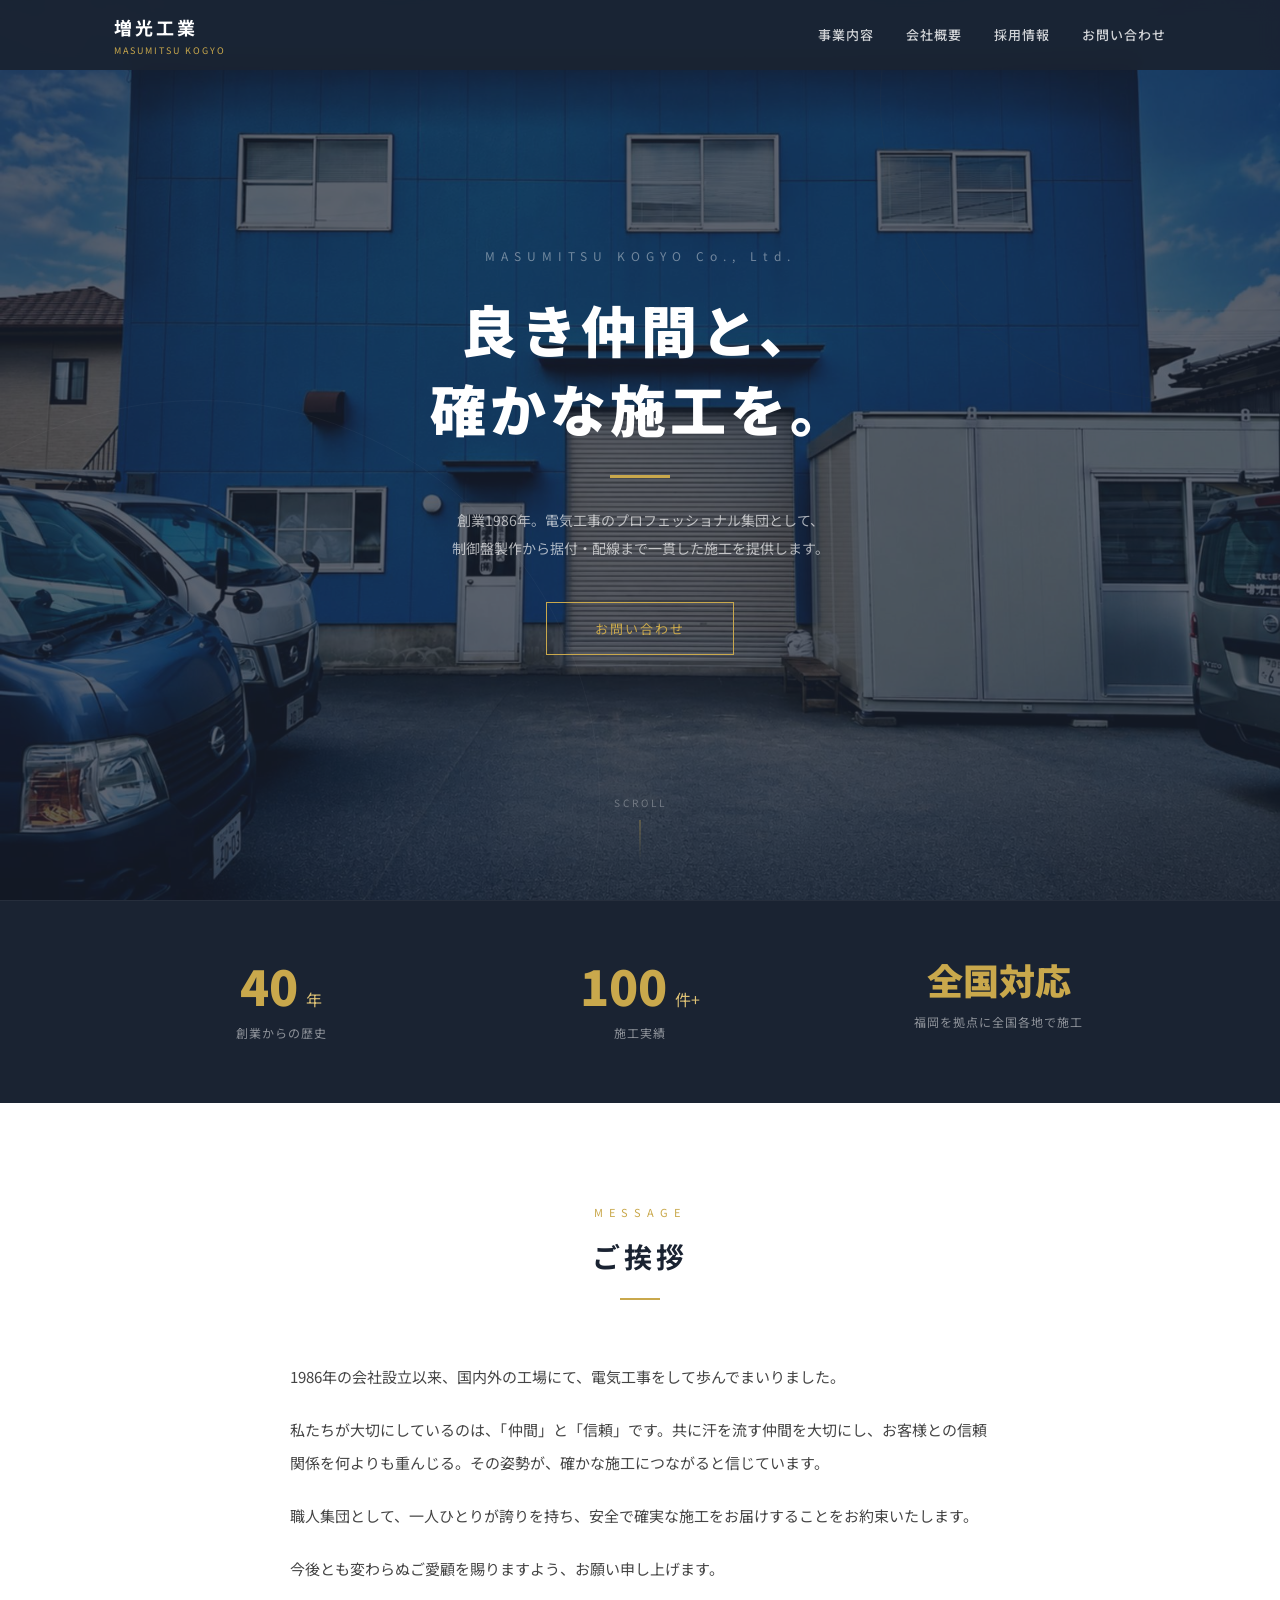
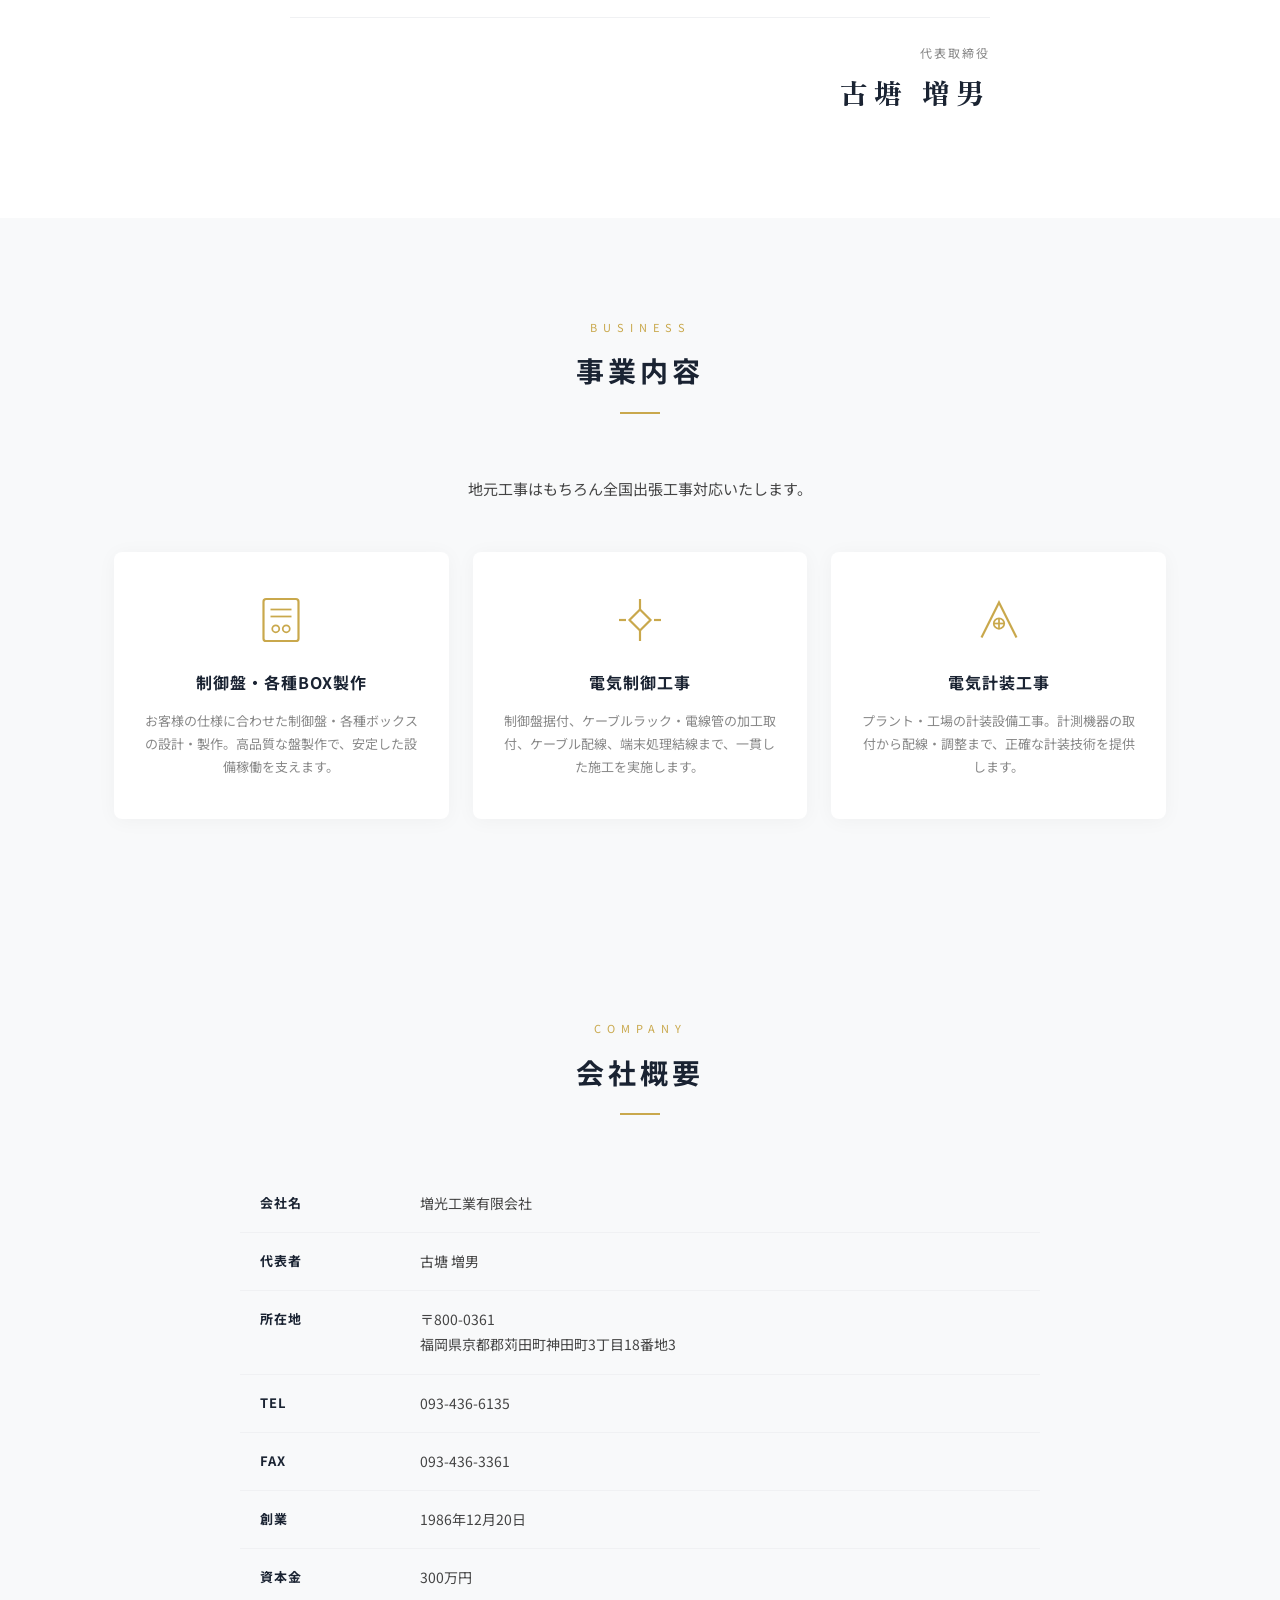
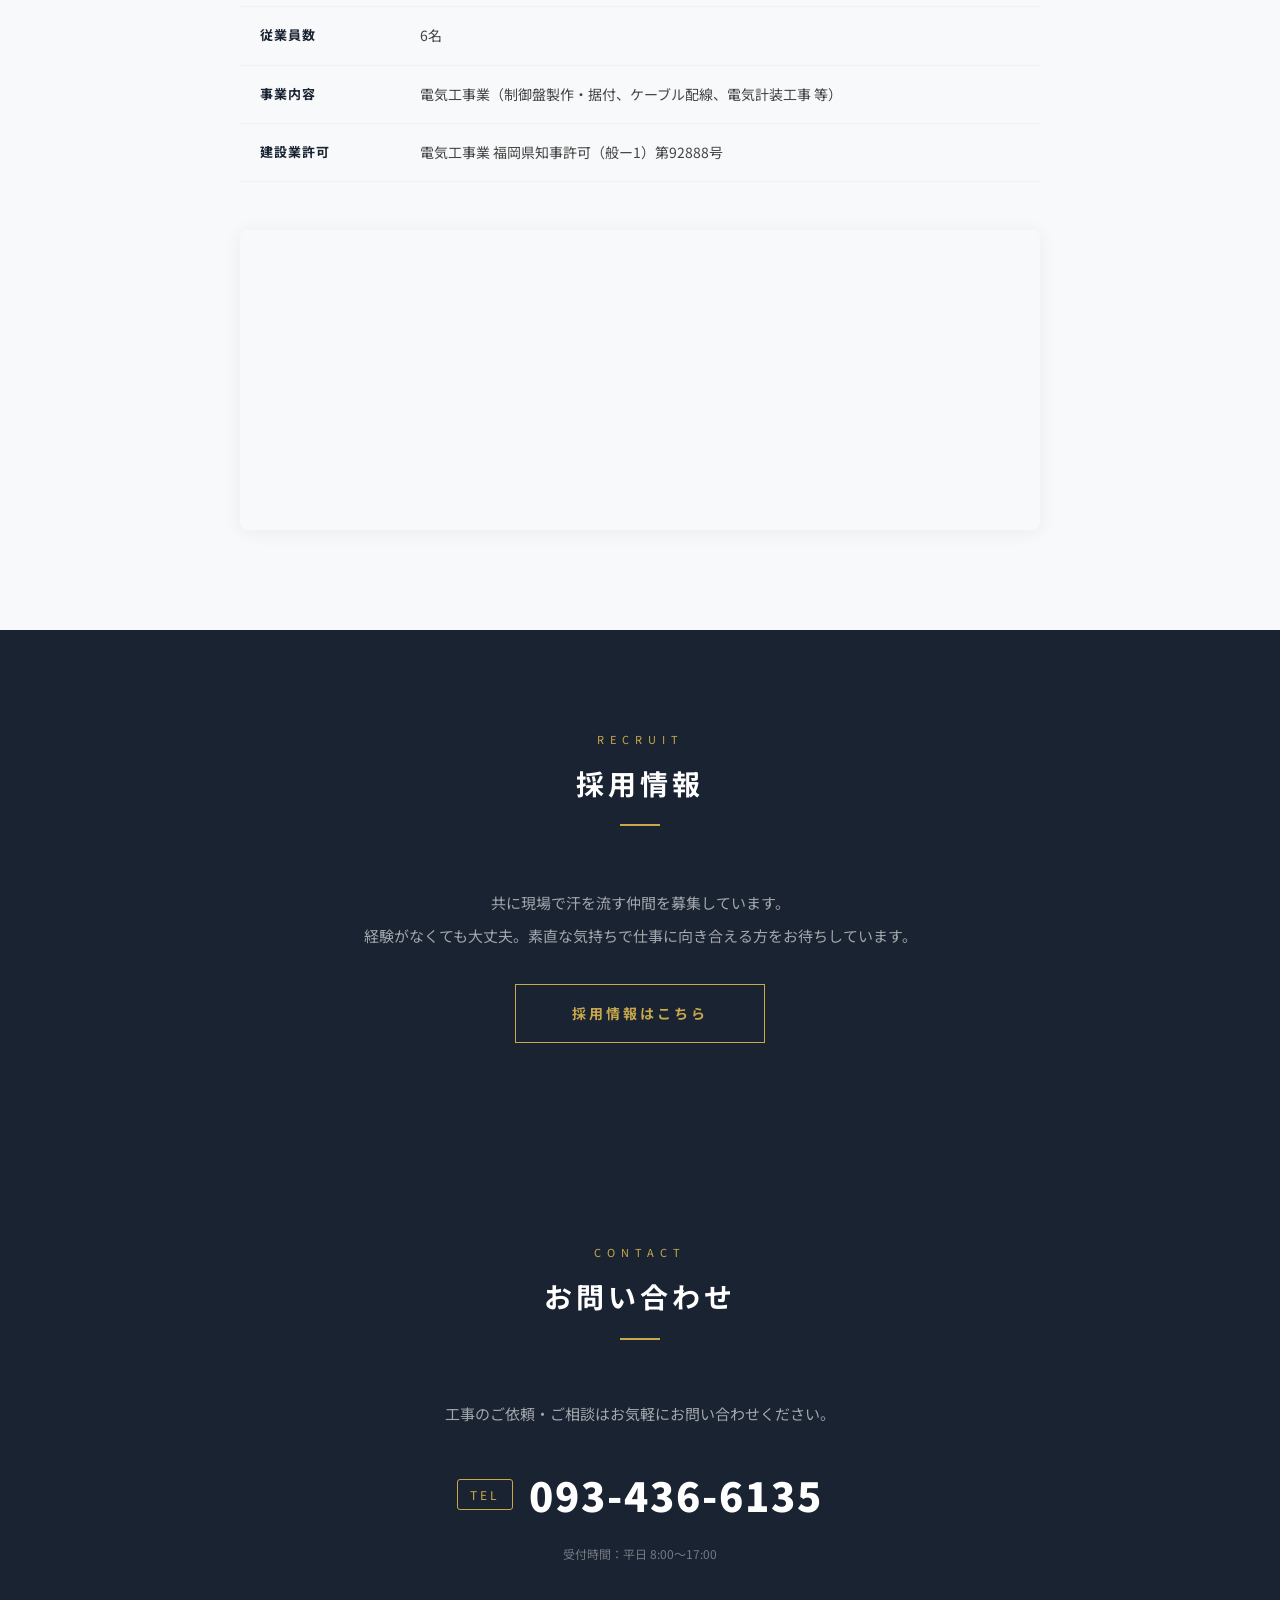
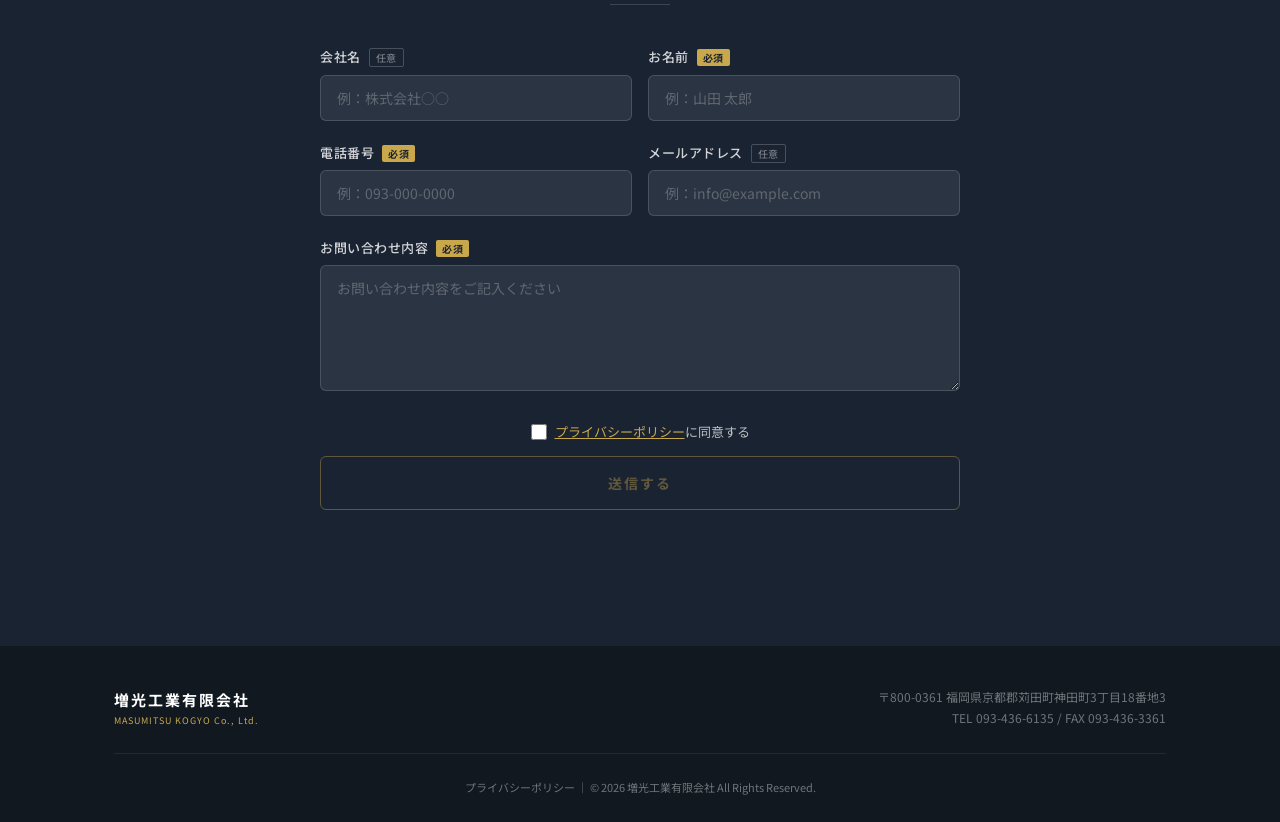
<file: index.html>
<!DOCTYPE html>
<html lang="ja">
<head>
<meta charset="UTF-8">
<meta name="viewport" content="width=device-width, initial-scale=1.0">
<title>増光工業有限会社 | 電気工事・制御盤製作</title>
<meta name="description" content="福岡県苅田町の電気工事会社。創業1986年。制御盤製作・据付、ケーブル配線、電気計装工事など、確かな技術で施工します。">
<!-- OGP -->
<meta property="og:title" content="増光工業有限会社 | 電気工事・制御盤製作">
<meta property="og:description" content="福岡県苅田町の電気工事会社。創業1986年。制御盤製作・据付、ケーブル配線、電気計装工事など、確かな技術で施工します。">
<meta property="og:type" content="website">
<meta property="og:url" content="https://m-kgroup.com/">
<meta property="og:image" content="https://m-kgroup.com/img/ogp.png">
<meta property="og:site_name" content="増光工業有限会社">
<meta property="og:locale" content="ja_JP">
<!-- 構造化データ -->
<script type="application/ld+json">
{
  "@context": "https://schema.org",
  "@type": "ElectricalContractor",
  "name": "増光工業有限会社",
  "alternateName": "MASUMITSU KOGYO Co., Ltd.",
  "url": "https://m-kgroup.com/",
  "telephone": "093-436-6135",
  "faxNumber": "093-436-3361",
  "foundingDate": "1986-12-20",
  "description": "福岡県苅田町の電気工事会社。制御盤製作・据付、ケーブル配線、電気計装工事など。",
  "address": {
    "@type": "PostalAddress",
    "postalCode": "800-0361",
    "addressRegion": "福岡県",
    "addressLocality": "京都郡苅田町",
    "streetAddress": "神田町3丁目18番地3",
    "addressCountry": "JP"
  },
  "geo": {
    "@type": "GeoCoordinates",
    "latitude": 33.7764,
    "longitude": 131.0003
  },
  "numberOfEmployees": {
    "@type": "QuantitativeValue",
    "value": 6
  },
  "areaServed": "JP"
}
</script>
<link rel="stylesheet" href="css/style.css">
<link rel="icon" type="image/png" href="img/logo.png">
<link rel="preconnect" href="https://fonts.googleapis.com">
<link rel="preconnect" href="https://fonts.gstatic.com" crossorigin>
<link href="https://fonts.googleapis.com/css2?family=Noto+Sans+JP:wght@300;400;500;700;900&family=Zen+Antique&display=swap" rel="stylesheet">
</head>
<body>

<!-- ==================== HEADER ==================== -->
<header class="header" id="header">
  <div class="header-inner">
    <a href="#" class="logo">
      <span class="logo-main">増光工業</span>
      <span class="logo-sub">MASUMITSU KOGYO</span>
    </a>
    <nav class="nav" id="nav">
      <a href="#about" class="nav-link">事業内容</a>
      <a href="#company" class="nav-link">会社概要</a>
      <a href="recruit.html" class="nav-link">採用情報</a>
      <a href="#contact" class="nav-link">お問い合わせ</a>
    </nav>
    <button class="hamburger" id="hamburger" aria-label="メニュー">
      <span></span><span></span><span></span>
    </button>
  </div>
</header>

<!-- ==================== HERO ==================== -->
<section class="hero">
  <div class="hero-overlay"></div>
  <div class="hero-content">
    <p class="hero-sub">MASUMITSU KOGYO Co., Ltd.</p>
    <h1 class="hero-title">良き仲間と、<br>確かな施工を。</h1>
    <div class="hero-accent"></div>
    <p class="hero-desc">創業1986年。電気工事のプロフェッショナル集団として、<br class="pc-only">制御盤製作から据付・配線まで一貫した施工を提供します。</p>
    <a href="#contact" class="hero-btn">お問い合わせ</a>
  </div>
  <div class="hero-scroll">
    <span>SCROLL</span>
    <div class="hero-scroll-line"></div>
  </div>
</section>

<!-- ==================== NUMBERS ==================== -->
<section class="numbers">
  <div class="container">
    <div class="numbers-grid">
      <div class="number-item">
        <span class="number-value">40</span>
        <span class="number-unit">年</span>
        <span class="number-label">創業からの歴史</span>
      </div>
      <div class="number-item">
        <span class="number-value">100</span>
        <span class="number-unit">件+</span>
        <span class="number-label">施工実績</span>
      </div>
      <div class="number-item">
        <span class="number-value" style="font-size:36px;">全国対応</span>
        <span class="number-label">福岡を拠点に全国各地で施工</span>
      </div>
    </div>
  </div>
</section>

<!-- ==================== GREETING ==================== -->
<section class="section greeting" id="greeting">
  <div class="container">
    <div class="section-header">
      <span class="section-en">MESSAGE</span>
      <h2 class="section-title">ご挨拶</h2>
      <div class="section-line"></div>
    </div>
    <div class="greeting-content">
      <div class="greeting-text">
        <p>1986年の会社設立以来、国内外の工場にて、電気工事をして歩んでまいりました。</p>
        <p>私たちが大切にしているのは、「仲間」と「信頼」です。共に汗を流す仲間を大切にし、お客様との信頼関係を何よりも重んじる。その姿勢が、確かな施工につながると信じています。</p>
        <p>職人集団として、一人ひとりが誇りを持ち、安全で確実な施工をお届けすることをお約束いたします。</p>
        <p>今後とも変わらぬご愛顧を賜りますよう、お願い申し上げます。</p>
      </div>
      <div class="greeting-sign">
        <span class="greeting-position">代表取締役</span>
        <span class="greeting-name">古塘 増男</span>
      </div>
    </div>
  </div>
</section>

<!-- ==================== ABOUT ==================== -->
<section class="section about" id="about">
  <div class="container">
    <div class="section-header">
      <span class="section-en">BUSINESS</span>
      <h2 class="section-title">事業内容</h2>
      <div class="section-line"></div>
    </div>
    <p class="about-lead">地元工事はもちろん全国出張工事対応いたします。</p>

    <div class="service-grid">
      <div class="service-card">
        <div class="service-icon">
          <svg viewBox="0 0 64 64" fill="none" xmlns="http://www.w3.org/2000/svg">
            <rect x="12" y="8" width="40" height="48" rx="3" stroke="currentColor" stroke-width="2.5"/>
            <line x1="20" y1="20" x2="44" y2="20" stroke="currentColor" stroke-width="2"/>
            <line x1="20" y1="28" x2="44" y2="28" stroke="currentColor" stroke-width="2"/>
            <circle cx="26" cy="42" r="4" stroke="currentColor" stroke-width="2"/>
            <circle cx="38" cy="42" r="4" stroke="currentColor" stroke-width="2"/>
          </svg>
        </div>
        <h3 class="service-title">制御盤・各種BOX製作</h3>
        <p class="service-desc">お客様の仕様に合わせた制御盤・各種ボックスの設計・製作。高品質な盤製作で、安定した設備稼働を支えます。</p>
      </div>

      <div class="service-card">
        <div class="service-icon">
          <svg viewBox="0 0 64 64" fill="none" xmlns="http://www.w3.org/2000/svg">
            <path d="M32 8L32 20" stroke="currentColor" stroke-width="2.5"/>
            <path d="M32 20L20 32L32 44L44 32Z" stroke="currentColor" stroke-width="2.5"/>
            <path d="M32 44L32 56" stroke="currentColor" stroke-width="2.5"/>
            <path d="M16 32L8 32" stroke="currentColor" stroke-width="2.5"/>
            <path d="M56 32L48 32" stroke="currentColor" stroke-width="2.5"/>
          </svg>
        </div>
        <h3 class="service-title">電気制御工事</h3>
        <p class="service-desc">制御盤据付、ケーブルラック・電線管の加工取付、ケーブル配線、端末処理結線まで、一貫した施工を実施します。</p>
      </div>

      <div class="service-card">
        <div class="service-icon">
          <svg viewBox="0 0 64 64" fill="none" xmlns="http://www.w3.org/2000/svg">
            <path d="M12 52L32 12L52 52" stroke="currentColor" stroke-width="2.5" fill="none"/>
            <circle cx="32" cy="36" r="6" stroke="currentColor" stroke-width="2"/>
            <line x1="32" y1="30" x2="32" y2="42" stroke="currentColor" stroke-width="2"/>
            <line x1="26" y1="36" x2="38" y2="36" stroke="currentColor" stroke-width="2"/>
          </svg>
        </div>
        <h3 class="service-title">電気計装工事</h3>
        <p class="service-desc">プラント・工場の計装設備工事。計測機器の取付から配線・調整まで、正確な計装技術を提供します。</p>
      </div>
    </div>
  </div>
</section>

<!-- ==================== COMPANY ==================== -->
<section class="section company" id="company">
  <div class="container">
    <div class="section-header">
      <span class="section-en">COMPANY</span>
      <h2 class="section-title">会社概要</h2>
      <div class="section-line"></div>
    </div>

    <div class="company-table-wrap">
      <table class="company-table">
        <tr><th>会社名</th><td>増光工業有限会社</td></tr>
        <tr><th>代表者</th><td>古塘 増男</td></tr>
        <tr><th>所在地</th><td>〒800-0361<br>福岡県京都郡苅田町神田町3丁目18番地3</td></tr>
        <tr><th>TEL</th><td>093-436-6135</td></tr>
        <tr><th>FAX</th><td>093-436-3361</td></tr>
        <tr><th>創業</th><td>1986年12月20日</td></tr>
        <tr><th>資本金</th><td>300万円</td></tr>
        <tr><th>従業員数</th><td>6名</td></tr>
        <tr><th>事業内容</th><td>電気工事業（制御盤製作・据付、ケーブル配線、電気計装工事 等）</td></tr>
        <tr><th>建設業許可</th><td>電気工事業 福岡県知事許可（般ー1）第92888号</td></tr>
      </table>
    </div>

    <div class="map-wrap">
      <iframe src="https://www.google.com/maps?q=%E7%A6%8F%E5%B2%A1%E7%9C%8C%E4%BA%AC%E9%83%BD%E9%83%A1%E8%8B%85%E7%94%B0%E7%94%BA%E7%A5%9E%E7%94%B0%E7%94%BA3%E4%B8%81%E7%9B%AE18%E7%95%AA%E5%9C%B03&output=embed" width="100%" height="300" style="border:0;" allowfullscreen="" loading="lazy"></iframe>
    </div>
  </div>
</section>

<!-- ==================== RECRUIT BANNER ==================== -->
<section class="section recruit-banner" id="recruit">
  <div class="container">
    <div class="section-header light">
      <span class="section-en">RECRUIT</span>
      <h2 class="section-title">採用情報</h2>
      <div class="section-line"></div>
    </div>
    <p class="recruit-banner-text">共に現場で汗を流す仲間を募集しています。<br class="pc-only">経験がなくても大丈夫。素直な気持ちで仕事に向き合える方をお待ちしています。</p>
    <a href="recruit.html" class="recruit-banner-btn">採用情報はこちら</a>
  </div>
</section>

<!-- ==================== CONTACT ==================== -->
<section class="section contact" id="contact">
  <div class="container">
    <div class="section-header light">
      <span class="section-en">CONTACT</span>
      <h2 class="section-title">お問い合わせ</h2>
      <div class="section-line"></div>
    </div>
    <p class="contact-lead">工事のご依頼・ご相談はお気軽にお問い合わせください。</p>

    <div class="contact-tel">
      <span class="contact-tel-label">TEL</span>
      <a href="tel:093-436-6135" class="contact-tel-number">093-436-6135</a>
    </div>
    <p class="contact-hours">受付時間：平日 8:00〜17:00</p>

    <div class="contact-divider"></div>

    <form class="contact-form" id="contactForm">
      <div class="form-row">
        <div class="form-group">
          <label class="form-label">会社名<span class="form-optional">任意</span></label>
          <input type="text" name="company" class="form-input" placeholder="例：株式会社○○">
        </div>
        <div class="form-group">
          <label class="form-label">お名前<span class="form-required">必須</span></label>
          <input type="text" name="name" class="form-input" placeholder="例：山田 太郎" required>
        </div>
      </div>
      <div class="form-row">
        <div class="form-group">
          <label class="form-label">電話番号<span class="form-required">必須</span></label>
          <input type="tel" name="tel" class="form-input" placeholder="例：093-000-0000" required>
        </div>
        <div class="form-group">
          <label class="form-label">メールアドレス<span class="form-optional">任意</span></label>
          <input type="email" name="email" class="form-input" placeholder="例：info@example.com">
        </div>
      </div>
      <div class="form-group">
        <label class="form-label">お問い合わせ内容<span class="form-required">必須</span></label>
        <textarea name="message" class="form-input form-textarea" rows="5" placeholder="お問い合わせ内容をご記入ください" required></textarea>
      </div>
      <div class="form-agree">
        <label class="form-agree-label">
          <input type="checkbox" id="agreeCheck" required>
          <span><a href="privacy.html" target="_blank" class="form-agree-link">プライバシーポリシー</a>に同意する</span>
        </label>
      </div>
      <button type="submit" class="form-btn" id="submitBtn" disabled>送信する</button>
    </form>
    <p class="form-message" id="formMessage"></p>
  </div>
</section>

<!-- ==================== FOOTER ==================== -->
<footer class="footer">
  <div class="container">
    <div class="footer-inner">
      <div class="footer-logo">
        <span class="footer-logo-main">増光工業有限会社</span>
        <span class="footer-logo-sub">MASUMITSU KOGYO Co., Ltd.</span>
      </div>
      <div class="footer-info">
        <p>〒800-0361 福岡県京都郡苅田町神田町3丁目18番地3</p>
        <p>TEL 093-436-6135 / FAX 093-436-3361</p>
      </div>
    </div>
    <p class="footer-copy"><a href="privacy.html" class="footer-privacy">プライバシーポリシー</a> ｜ &copy; 2026 増光工業有限会社 All Rights Reserved.</p>
  </div>
</footer>

<script src="js/main.js"></script>
</body>
</html>
</file>
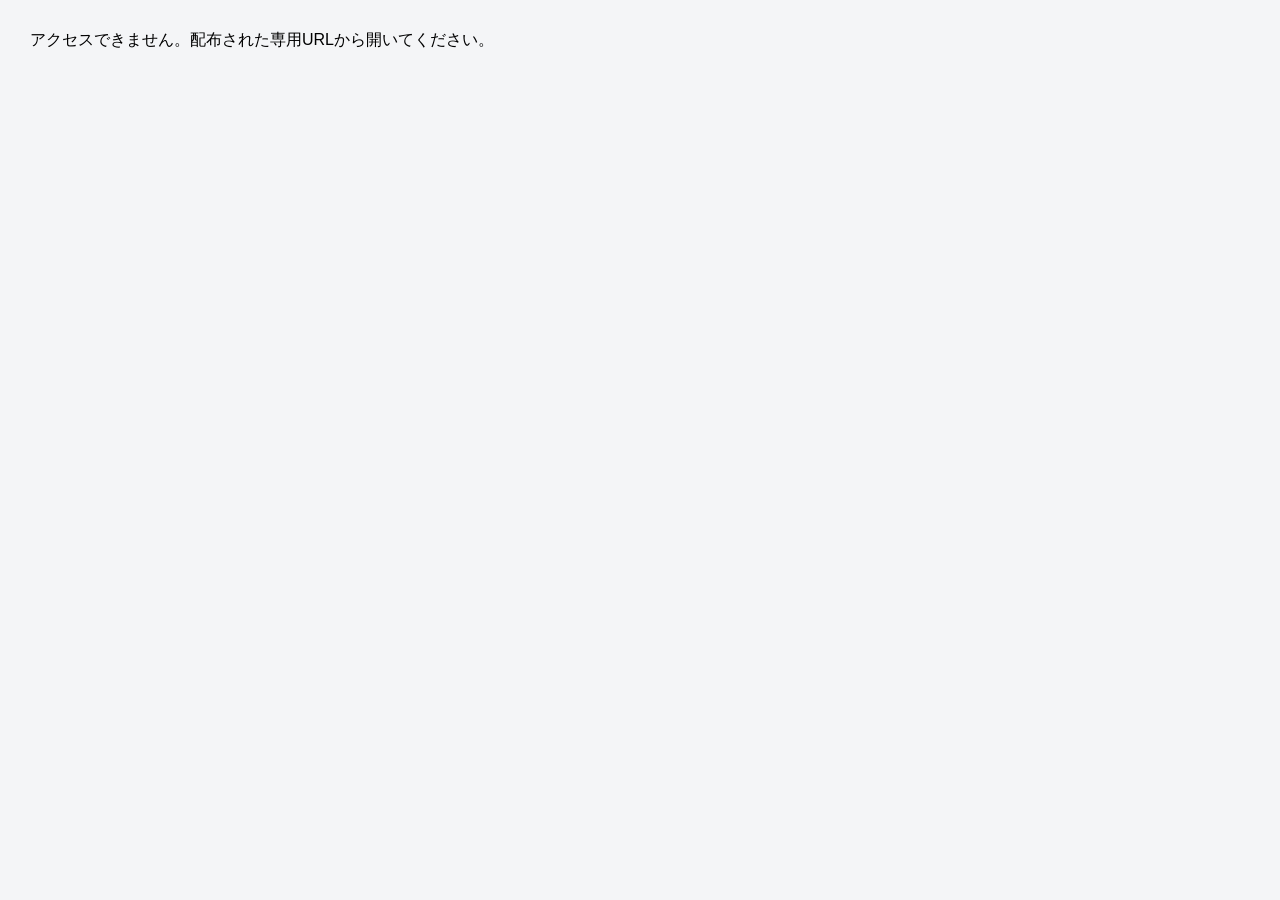
<file: kintai/index.html>
<!DOCTYPE html>
<html lang="ja"><head><meta charset="utf-8">
<meta name="viewport" content="width=device-width, initial-scale=1">
<meta name="robots" content="noindex, nofollow">
<title>出勤報告（中川）</title>
<style>
* { margin:0; padding:0; box-sizing:border-box; font-family:"Noto Sans JP","Yu Gothic","Hiragino Sans",Meiryo,sans-serif; }
body { background:#f4f5f7; min-height:100vh; }
.bar { background:#1565c0; color:#fff; padding:14px 18px; font-weight:bold; font-size:16px; }
.wrap { max-width:460px; margin:0 auto; padding:16px; }
.card { background:#fff; border-radius:12px; padding:18px 16px; box-shadow:0 1px 4px rgba(0,0,0,.12); margin-bottom:14px; }
label { display:block; font-size:12.5px; color:#556; margin-bottom:12px; }
input { width:100%; border:1px solid #d5dce2; border-radius:8px; padding:12px 10px; font-size:16px; margin-top:4px; }
input:focus { outline:2px solid #1976d2; border-color:#1976d2; }
.btn { width:100%; background:#1976d2; color:#fff; border:none; border-radius:10px; padding:16px; font-size:17px; font-weight:bold; cursor:pointer; }
.btn:disabled { opacity:.5; }
.note { font-size:10.5px; color:#8895a2; margin-top:8px; line-height:1.6; }
h4 { font-size:11px; color:#8895a2; margin-bottom:8px; }
table { border-collapse:collapse; width:100%; }
th { background:#1565c0; color:#fff; font-size:11px; padding:6px 9px; text-align:left; font-weight:normal; }
td { border-bottom:1px solid #eef1f4; font-size:12.5px; padding:6px 9px; color:#334; }
#toast { position:fixed; bottom:24px; left:50%; transform:translateX(-50%); background:#1565c0; color:#fff; padding:11px 22px; border-radius:22px; font-size:13px; display:none; white-space:nowrap; box-shadow:0 4px 14px rgba(0,0,0,.25); }
.empty { color:#99a; font-size:12.5px; padding:14px; text-align:center; }
</style></head><body>
<div class="bar">出勤報告（中川）</div>
<div class="wrap">
  <div class="card">
    <label>日付（忘れた日は変更して後から入力できます）
      <input type="date" id="d">
    </label>
    <label>残業時間（残業したときだけ数字を入力・例: 1.5）
      <input type="number" id="ot" min="0" max="24" step="0.5" placeholder="なし">
    </label>
    <button class="btn" id="btn" onclick="send()">出勤</button>
    <p class="note">同じ日付でもう一度押すと上書きされます（残業時間の修正にも使えます）。</p>
  </div>
  <div class="card"><h4>直近の記録</h4><div id="list"><div class="empty">読み込み中...</div></div></div>
</div>
<div id="toast"></div>
<script>
var GAS = 'https://script.google.com/macros/s/AKfycbzIWebX8KOXRpoaDBBrkL1RkF19rVyYfAxIfECRjimkpO4cxDoCnssVAaR1a4i_wWotUw/exec';
var K = new URLSearchParams(location.search).get('k') || '';
document.getElementById('d').value = new Date(Date.now() - new Date().getTimezoneOffset() * 60000).toISOString().slice(0, 10);

function toast(m) {
  var t = document.getElementById('toast');
  t.textContent = m; t.style.display = 'block';
  clearTimeout(toast._t); toast._t = setTimeout(function() { t.style.display = 'none'; }, 2200);
}
function call(payload, ok, ng) {
  fetch(GAS, { method: 'POST', headers: { 'Content-Type': 'text/plain' }, body: JSON.stringify(payload) })
    .then(function(r) { return r.json(); })
    .then(function(j) { if (j && j.ok) ok(j); else ng(new Error((j && j.error) || '不明なエラー')); })
    .catch(function(e) { ng(e); });
}
function load() {
  call({ fn: 'get', k: K }, function(j) {
    var el = document.getElementById('list');
    if (!j.items || !j.items.length) { el.innerHTML = '<div class="empty">記録はまだありません</div>'; return; }
    el.innerHTML = '<table><tr><th>日付</th><th>出勤</th><th>残業</th></tr>' + j.items.map(function(it) {
      return '<tr><td>' + it.date + '</td><td>出勤</td><td>' + (it.overtime !== '' ? it.overtime + ' h' : '—') + '</td></tr>';
    }).join('') + '</table>';
  }, function(e) {
    document.getElementById('list').innerHTML = '<div class="empty">' + (e && e.message ? e.message : 'エラー') + '</div>';
  });
}
function send() {
  var d = document.getElementById('d').value;
  var ot = document.getElementById('ot').value;
  if (!d) { toast('日付を選択してください'); return; }
  var b = document.getElementById('btn'); b.disabled = true;
  call({ fn: 'set', k: K, date: d, overtime: ot }, function(j) {
    b.disabled = false;
    toast(d + ' 出勤を記録しました' + (ot ? '（残業' + ot + 'h）' : '') + (j.updated ? '（上書き）' : ''));
    document.getElementById('ot').value = '';
    load();
  }, function(e) {
    b.disabled = false;
    toast('エラー: ' + (e && e.message ? e.message : '記録できませんでした'));
  });
}
if (!K) { document.body.innerHTML = '<p style="padding:30px;font-family:sans-serif">アクセスできません。配布された専用URLから開いてください。</p>'; }
else { load(); }
</script>
</body></html>
</file>
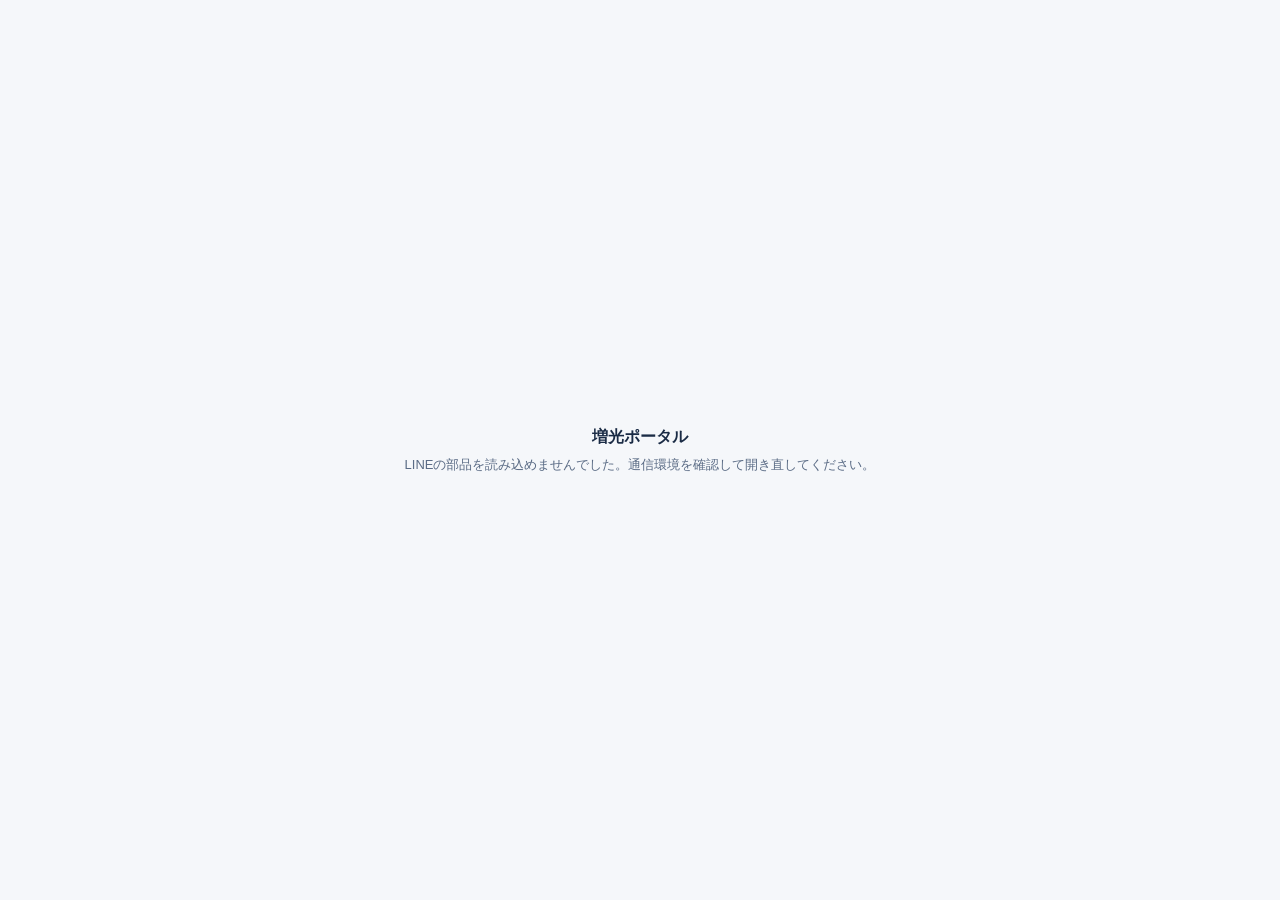
<file: portal/index.html>
<!DOCTYPE html>
<html lang="ja">
<head>
<meta charset="UTF-8">
<meta name="viewport" content="width=device-width, initial-scale=1">
<meta name="robots" content="noindex, nofollow">
<title>増光ポータル</title>
<style>
  body { font-family: 'Yu Gothic', Meiryo, sans-serif; background: #f5f7fa; margin: 0;
         display: flex; align-items: center; justify-content: center; min-height: 100vh; }
  .box { text-align: center; padding: 32px; }
  .spinner { width: 36px; height: 36px; border: 4px solid #d0d7e2; border-top-color: #06c755;
             border-radius: 50%; margin: 0 auto 16px; animation: spin 0.9s linear infinite; }
  @keyframes spin { to { transform: rotate(360deg); } }
  h1 { font-size: 16px; color: #1a2b45; margin: 0 0 8px; }
  p  { font-size: 13px; color: #5a6b85; margin: 0; }
</style>
</head>
<body>
<div class="box">
  <div class="spinner" id="sp"></div>
  <h1>増光ポータル</h1>
  <p id="msg">LINE認証中です…</p>
</div>
<script src="https://static.line-scdn.net/liff/edge/2/sdk.js"></script>
<script>
(function() {
  var LIFF_ID = '2011981643-GBX2hvdc';
  var GAS_EXEC = 'https://script.google.com/macros/s/AKfycbzFwwNdEKECKH1cKyDy6-JBCwmulqsdHufYrm01bDJsk3aKoWLGW_8Bed2WCmlQCtS6/exec';
  function fail(m) {
    document.getElementById('sp').style.display = 'none';
    document.getElementById('msg').textContent = m;
  }
  if (typeof liff === 'undefined') { fail('LINEの部品を読み込めませんでした。通信環境を確認して開き直してください。'); return; }
  liff.init({ liffId: LIFF_ID }).then(function() {
    if (!liff.isLoggedIn()) { liff.login({ redirectUri: location.href }); return; }
    var t = liff.getIDToken();
    if (!t) { fail('本人確認情報を取得できませんでした。一度閉じて、もう一度開いてください。'); return; }
    location.replace(GAS_EXEC + '?lt=' + encodeURIComponent(t));
  }).catch(function(e) {
    fail('LINE認証の初期化に失敗しました。一度閉じて、もう一度開いてください。(' + (e && e.message ? e.message : e) + ')');
  });
})();
</script>
</body>
</html>
</file>
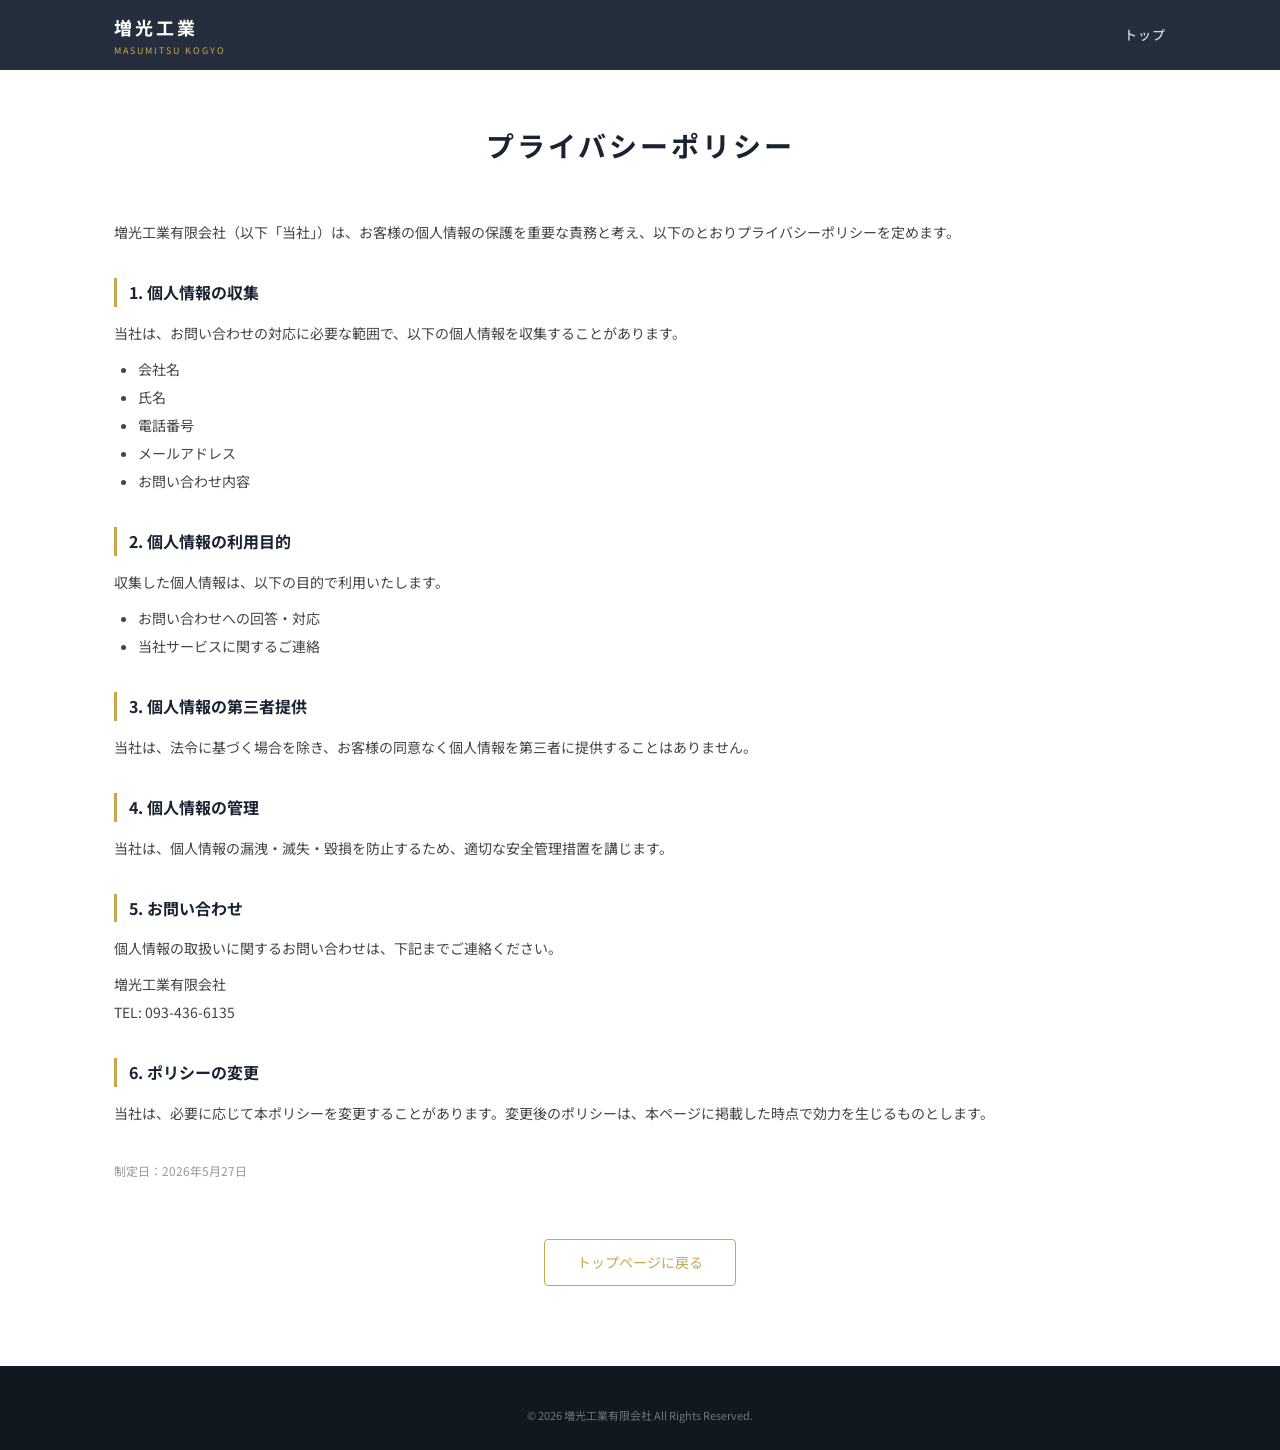
<file: privacy.html>
<!DOCTYPE html>
<html lang="ja">
<head>
<meta charset="UTF-8">
<meta name="viewport" content="width=device-width, initial-scale=1.0">
<title>プライバシーポリシー | 増光工業有限会社</title>
<meta name="description" content="増光工業有限会社のプライバシーポリシー。個人情報の取扱いについて。">
<meta name="robots" content="noindex">
<link rel="icon" type="image/png" href="img/logo.png">
<link rel="stylesheet" href="css/style.css">
<link rel="preconnect" href="https://fonts.googleapis.com">
<link rel="preconnect" href="https://fonts.gstatic.com" crossorigin>
<link href="https://fonts.googleapis.com/css2?family=Noto+Sans+JP:wght@300;400;500;700;900&display=swap" rel="stylesheet">
<style>
  .privacy-page {
    padding: 120px 0 80px;
    min-height: 100vh;
  }
  .privacy-title {
    font-size: 28px;
    font-weight: 700;
    color: var(--navy);
    letter-spacing: 3px;
    margin-bottom: 48px;
    text-align: center;
  }
  .privacy-content h3 {
    font-size: 16px;
    font-weight: 700;
    color: var(--navy);
    margin: 32px 0 12px;
    padding-left: 12px;
    border-left: 3px solid var(--gold);
  }
  .privacy-content p {
    font-size: 14px;
    color: var(--gray-700);
    line-height: 2;
    margin-bottom: 8px;
  }
  .privacy-content ul {
    font-size: 14px;
    color: var(--gray-700);
    line-height: 2;
    margin-left: 24px;
    margin-bottom: 8px;
  }
  .privacy-back {
    display: inline-block;
    margin-top: 48px;
    color: var(--gold);
    text-decoration: none;
    font-size: 14px;
    border: 1px solid var(--gold);
    padding: 10px 32px;
    border-radius: 4px;
    transition: all 0.3s;
  }
  .privacy-back:hover {
    background: var(--gold);
    color: var(--navy);
  }
</style>
</head>
<body>

<header class="header">
  <div class="header-inner">
    <a href="index.html" class="logo">
      <span class="logo-main">増光工業</span>
      <span class="logo-sub">MASUMITSU KOGYO</span>
    </a>
    <nav class="nav">
      <a href="index.html" class="nav-link">トップ</a>
    </nav>
  </div>
</header>

<section class="privacy-page">
  <div class="container">
    <h1 class="privacy-title">プライバシーポリシー</h1>

    <div class="privacy-content">
      <p>増光工業有限会社（以下「当社」）は、お客様の個人情報の保護を重要な責務と考え、以下のとおりプライバシーポリシーを定めます。</p>

      <h3>1. 個人情報の収集</h3>
      <p>当社は、お問い合わせの対応に必要な範囲で、以下の個人情報を収集することがあります。</p>
      <ul>
        <li>会社名</li>
        <li>氏名</li>
        <li>電話番号</li>
        <li>メールアドレス</li>
        <li>お問い合わせ内容</li>
      </ul>

      <h3>2. 個人情報の利用目的</h3>
      <p>収集した個人情報は、以下の目的で利用いたします。</p>
      <ul>
        <li>お問い合わせへの回答・対応</li>
        <li>当社サービスに関するご連絡</li>
      </ul>

      <h3>3. 個人情報の第三者提供</h3>
      <p>当社は、法令に基づく場合を除き、お客様の同意なく個人情報を第三者に提供することはありません。</p>

      <h3>4. 個人情報の管理</h3>
      <p>当社は、個人情報の漏洩・滅失・毀損を防止するため、適切な安全管理措置を講じます。</p>

      <h3>5. お問い合わせ</h3>
      <p>個人情報の取扱いに関するお問い合わせは、下記までご連絡ください。</p>
      <p>増光工業有限会社<br>TEL: 093-436-6135</p>

      <h3>6. ポリシーの変更</h3>
      <p>当社は、必要に応じて本ポリシーを変更することがあります。変更後のポリシーは、本ページに掲載した時点で効力を生じるものとします。</p>

      <p style="margin-top: 32px; color: #999; font-size: 12px;">制定日：2026年5月27日</p>

      <div style="text-align: center;">
        <a href="index.html" class="privacy-back">トップページに戻る</a>
      </div>
    </div>
  </div>
</section>

<footer class="footer">
  <div class="container">
    <p class="footer-copy">&copy; 2026 増光工業有限会社 All Rights Reserved.</p>
  </div>
</footer>

</body>
</html>
</file>
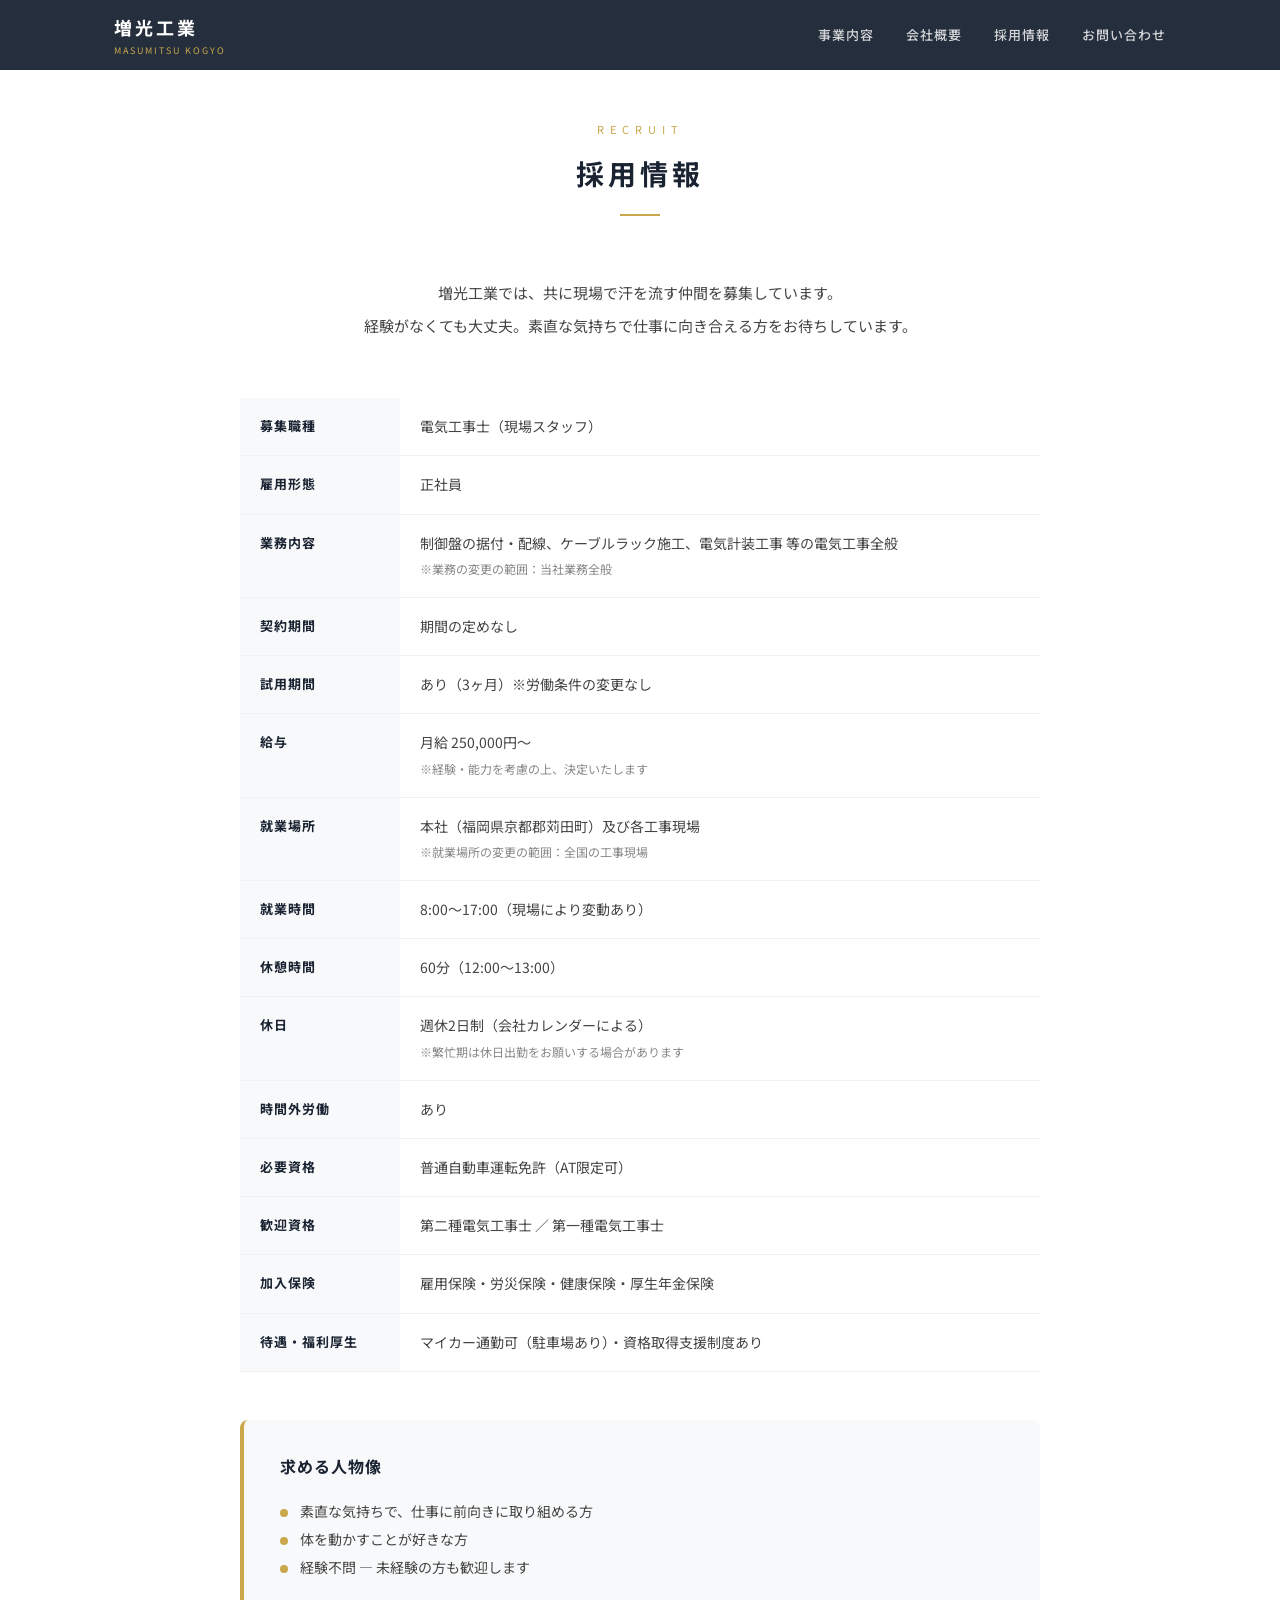
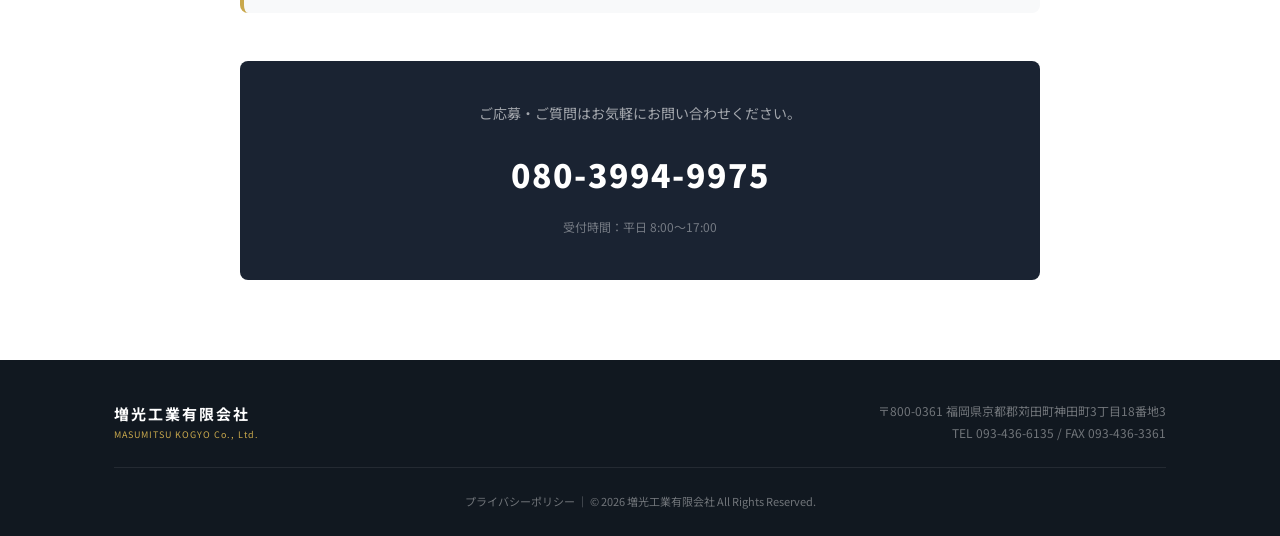
<file: recruit.html>
<!DOCTYPE html>
<html lang="ja">
<head>
<meta charset="UTF-8">
<meta name="viewport" content="width=device-width, initial-scale=1.0">
<title>採用情報 | 増光工業有限会社</title>
<meta name="description" content="増光工業有限会社の採用情報。電気工事士（現場スタッフ）を募集中。未経験OK、資格取得支援あり。">
<!-- OGP -->
<meta property="og:title" content="採用情報 | 増光工業有限会社">
<meta property="og:description" content="電気工事士（現場スタッフ）を募集中。未経験OK、資格取得支援あり。">
<meta property="og:type" content="website">
<meta property="og:url" content="https://m-kgroup.com/recruit.html">
<meta property="og:image" content="https://m-kgroup.com/img/ogp.png">
<meta property="og:site_name" content="増光工業有限会社">
<meta property="og:locale" content="ja_JP">
<!-- 構造化データ -->
<script type="application/ld+json">
{
  "@context": "https://schema.org",
  "@type": "JobPosting",
  "title": "電気工事士（現場スタッフ）",
  "description": "制御盤の据付・配線、ケーブルラック施工、電気計装工事等の電気工事全般。未経験OK、資格取得支援あり。",
  "datePosted": "2026-05-27",
  "employmentType": "FULL_TIME",
  "hiringOrganization": {
    "@type": "Organization",
    "name": "増光工業有限会社",
    "sameAs": "https://m-kgroup.com/"
  },
  "jobLocation": {
    "@type": "Place",
    "address": {
      "@type": "PostalAddress",
      "addressRegion": "福岡県",
      "addressLocality": "京都郡苅田町",
      "addressCountry": "JP"
    }
  },
  "baseSalary": {
    "@type": "MonetaryAmount",
    "currency": "JPY",
    "value": {
      "@type": "QuantitativeValue",
      "minValue": 250000,
      "unitText": "MONTH"
    }
  }
}
</script>
<link rel="icon" type="image/png" href="img/logo.png">
<link rel="stylesheet" href="css/style.css">
<link rel="preconnect" href="https://fonts.googleapis.com">
<link rel="preconnect" href="https://fonts.gstatic.com" crossorigin>
<link href="https://fonts.googleapis.com/css2?family=Noto+Sans+JP:wght@300;400;500;700;900&family=Zen+Antique&display=swap" rel="stylesheet">
</head>
<body>

<header class="header">
  <div class="header-inner">
    <a href="index.html" class="logo">
      <span class="logo-main">増光工業</span>
      <span class="logo-sub">MASUMITSU KOGYO</span>
    </a>
    <nav class="nav" id="nav">
      <a href="index.html#about" class="nav-link">事業内容</a>
      <a href="index.html#company" class="nav-link">会社概要</a>
      <a href="recruit.html" class="nav-link">採用情報</a>
      <a href="index.html#contact" class="nav-link">お問い合わせ</a>
    </nav>
    <button class="hamburger" id="hamburger" aria-label="メニュー">
      <span></span><span></span><span></span>
    </button>
  </div>
</header>

<section class="recruit-page">
  <div class="container">
    <div class="section-header">
      <span class="section-en">RECRUIT</span>
      <h2 class="section-title">採用情報</h2>
      <div class="section-line"></div>
    </div>

    <div class="recruit-page-lead">
      <p>増光工業では、共に現場で汗を流す仲間を募集しています。<br class="pc-only">経験がなくても大丈夫。素直な気持ちで仕事に向き合える方をお待ちしています。</p>
    </div>

    <div class="recruit-table-wrap">
      <table class="recruit-table">
        <tr><th>募集職種</th><td>電気工事士（現場スタッフ）</td></tr>
        <tr><th>雇用形態</th><td>正社員</td></tr>
        <tr><th>業務内容</th><td>制御盤の据付・配線、ケーブルラック施工、電気計装工事 等の電気工事全般<br><span class="recruit-note">※業務の変更の範囲：当社業務全般</span></td></tr>
        <tr><th>契約期間</th><td>期間の定めなし</td></tr>
        <tr><th>試用期間</th><td>あり（3ヶ月）※労働条件の変更なし</td></tr>
        <tr><th>給与</th><td>月給 250,000円〜<br><span class="recruit-note">※経験・能力を考慮の上、決定いたします</span></td></tr>
        <tr><th>就業場所</th><td>本社（福岡県京都郡苅田町）及び各工事現場<br><span class="recruit-note">※就業場所の変更の範囲：全国の工事現場</span></td></tr>
        <tr><th>就業時間</th><td>8:00〜17:00（現場により変動あり）</td></tr>
        <tr><th>休憩時間</th><td>60分（12:00〜13:00）</td></tr>
        <tr><th>休日</th><td>週休2日制（会社カレンダーによる）<br><span class="recruit-note">※繁忙期は休日出勤をお願いする場合があります</span></td></tr>
        <tr><th>時間外労働</th><td>あり</td></tr>
        <tr><th>必要資格</th><td>普通自動車運転免許（AT限定可）</td></tr>
        <tr><th>歓迎資格</th><td>第二種電気工事士 ／ 第一種電気工事士</td></tr>
        <tr><th>加入保険</th><td>雇用保険・労災保険・健康保険・厚生年金保険</td></tr>
        <tr><th>待遇・福利厚生</th><td>マイカー通勤可（駐車場あり）・資格取得支援制度あり</td></tr>
      </table>
    </div>

    <div class="recruit-persona">
      <h3 class="recruit-persona-title">求める人物像</h3>
      <ul class="recruit-persona-list">
        <li>素直な気持ちで、仕事に前向きに取り組める方</li>
        <li>体を動かすことが好きな方</li>
        <li>経験不問 ― 未経験の方も歓迎します</li>
      </ul>
    </div>

    <div class="recruit-cta">
      <p>ご応募・ご質問はお気軽にお問い合わせください。</p>
      <a href="tel:080-3994-9975" class="recruit-cta-tel">080-3994-9975</a>
      <span class="recruit-cta-hours">受付時間：平日 8:00〜17:00</span>
    </div>
  </div>
</section>

<footer class="footer">
  <div class="container">
    <div class="footer-inner">
      <div class="footer-logo">
        <span class="footer-logo-main">増光工業有限会社</span>
        <span class="footer-logo-sub">MASUMITSU KOGYO Co., Ltd.</span>
      </div>
      <div class="footer-info">
        <p>〒800-0361 福岡県京都郡苅田町神田町3丁目18番地3</p>
        <p>TEL 093-436-6135 / FAX 093-436-3361</p>
      </div>
    </div>
    <p class="footer-copy"><a href="privacy.html" class="footer-privacy">プライバシーポリシー</a> ｜ &copy; 2026 増光工業有限会社 All Rights Reserved.</p>
  </div>
</footer>

<script>
// Hamburger menu
const hamburger = document.getElementById('hamburger');
const nav = document.getElementById('nav');
hamburger.addEventListener('click', () => {
  hamburger.classList.toggle('active');
  nav.classList.toggle('open');
});
nav.querySelectorAll('.nav-link').forEach(link => {
  link.addEventListener('click', () => {
    hamburger.classList.remove('active');
    nav.classList.remove('open');
  });
});
</script>
</body>
</html>
</file>
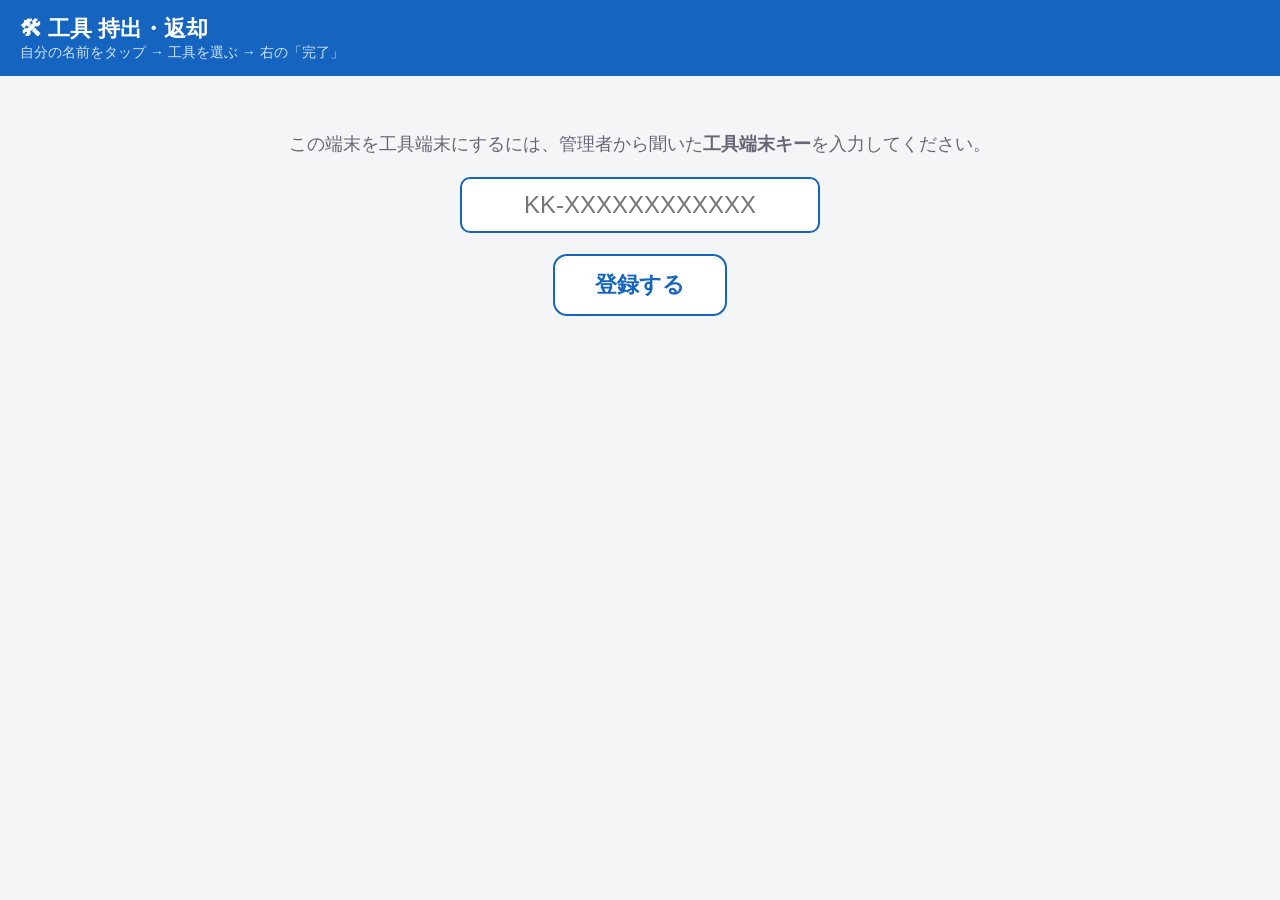
<file: app/kogu.html>
<!DOCTYPE html>
<!-- バッチ24（2026-11-11 CEO指示）: 事務所の工具端末（Androidタブレット）専用画面。
     工具の持出・返却だけができる。LINEログインせず、工具端末キー（?kk=・初回に端末へ保存）で認証。
     ポータルの他の画面へは移れない（リンク・メニューなし／キーでは工具以外のAPIが拒否される）。 -->
<html lang="ja"><head><meta charset="utf-8">
<meta name="viewport" content="width=device-width, initial-scale=1, user-scalable=no">
<meta name="robots" content="noindex, nofollow">
<meta name="theme-color" content="#0f2b52">
<title>工具 持出・返却</title>
<link rel="icon" type="image/png" href="icon-192.png">
<style>
* { margin:0; padding:0; box-sizing:border-box; font-family:"Noto Sans JP","Yu Gothic","Hiragino Sans","Meiryo",sans-serif; -webkit-tap-highlight-color:transparent; }
body { background:#f4f5f7; min-height:100vh; user-select:none; -webkit-user-select:none; }
.top { background:#1565c0; color:#fff; padding:14px 20px; display:flex; align-items:center; gap:14px; position:sticky; top:0; z-index:10; }
.top h1 { font-size:22px; }
.top .sub { font-size:14px; color:#cfe2fa; }
.wrap { padding:16px 20px 120px; }
.wrap.open { padding-right:150px; }
.lead { font-size:20px; font-weight:bold; color:#0f2b52; margin:6px 0 14px; }
.names { display:flex; flex-direction:column; gap:10px; }
.name-btn { width:100%; display:flex; align-items:center; gap:14px; text-align:left; background:#fff; border:2px solid #1565c0; color:#1565c0; border-radius:14px; padding:18px 20px; font-size:22px; font-weight:bold; }
.name-btn:active { background:#e3eefb; }
.name-btn .cnt { margin-left:auto; font-size:15px; font-weight:normal; color:#8895a2; }
.name-btn.on { background:#1565c0; color:#fff; border-radius:14px 14px 0 0; }
.name-btn.on .cnt { color:#cfe2fa; }
.panel { background:#fff; border:2px solid #1565c0; border-top:none; border-radius:0 0 14px 14px; padding:4px 16px 18px; margin-top:-10px; }
/* 完了ボタン: 画面右に固定（スクロールしても一緒に動く） */
.done { position:fixed; right:18px; top:50%; transform:translateY(-50%); z-index:15; width:112px; height:112px; border-radius:50%; border:none; background:#2e7d32; color:#fff; font-size:24px; font-weight:bold; box-shadow:0 4px 14px rgba(0,0,0,.3); display:none; }
.done:active { background:#1b5e20; }
.summary { margin-top:22px; font-size:15px; color:#667; }
.sec { font-size:17px; font-weight:bold; color:#0f2b52; margin:22px 0 10px; }
.genba-row { display:flex; gap:10px; align-items:center; flex-wrap:wrap; background:#f4f5f7; border-radius:12px; padding:14px; }
.genba-row label { font-size:17px; font-weight:bold; color:#0f2b52; }
#genba { flex:1; min-width:260px; font-size:20px; padding:12px; border:2px solid #c5d0db; border-radius:10px; user-select:text; -webkit-user-select:text; }
#genba.need { border-color:#c0392b; background:#fff4f2; }
.chips { display:flex; gap:8px; flex-wrap:wrap; width:100%; }
.chip { background:#eef3f9; border:1px solid #c5d0db; border-radius:20px; padding:9px 16px; font-size:15px; color:#0f2b52; }
.grid { display:grid; grid-template-columns:repeat(auto-fill,minmax(190px,1fr)); gap:12px; }
.card { background:#f9fafb; border-radius:14px; padding:14px 12px; box-shadow:0 1px 3px rgba(0,0,0,.12); border:3px solid transparent; display:flex; flex-direction:column; gap:8px; }
.card.out { background:#fdf8ef; }
.card.busy { opacity:.5; }
.card .nm { font-size:19px; font-weight:bold; color:#1565c0; }
.card .meta { font-size:13px; color:#8895a2; min-height:18px; }
.act { border:none; border-radius:10px; padding:16px 6px; font-size:19px; font-weight:bold; color:#fff; }
.act.take { background:#e8a33d; }
.act.back { background:#2e7d32; }
.banner { position:fixed; left:0; right:0; bottom:0; background:#0f2b52; color:#fff; padding:16px 20px; display:none; align-items:center; gap:16px; z-index:20; font-size:20px; box-shadow:0 -2px 10px rgba(0,0,0,.25); }
.banner.err { background:#c0392b; }
.banner .msg { flex:1; font-weight:bold; }
.banner button { background:#fff; color:#c0392b; border:none; border-radius:10px; padding:12px 20px; font-size:17px; font-weight:bold; }
.empty { padding:40px; text-align:center; color:#667; font-size:18px; }
</style></head>
<body>
<div class="top">
  <div><h1>🛠 工具 持出・返却</h1><div class="sub">自分の名前をタップ → 工具を選ぶ → 右の「完了」</div></div>
</div>
<button class="done" id="doneBtn" onclick="endSession()">完了</button>
<div class="wrap" id="view"><div class="empty">読み込み中...</div></div>
<div class="banner" id="banner"><div class="msg" id="bannerMsg"></div><button id="bannerUndo" style="display:none">↩ 取消</button></div>

<script>
var GAS_EXEC = 'https://script.google.com/macros/s/AKfycbzFwwNdEKECKH1cKyDy6-JBCwmulqsdHufYrm01bDJsk3aKoWLGW_8Bed2WCmlQCtS6/exec'; // index.htmlと同じJSON API
var IDLE_SEC = 60;          // 触らずにこの秒数たつと名前の選択を解除して最初の画面に戻る
var KEY = '';               // 工具端末キー（?kk= で受け取り端末に保存）
var D = null;               // api_koguKioskGet の応答
var PERSON = '';            // 選択中の名前
var GENBA = '';             // 持出先の現場（名前の選択ごとに空にする）
var busyTool = {};          // 送信中の工具（二重タップ防止）
var idleTm = null, bannerTm = null;

(function initKey() {
  var qs = new URLSearchParams(location.search);
  try {
    if (qs.get('kk')) localStorage.setItem('koguKioskKey', qs.get('kk'));
    KEY = localStorage.getItem('koguKioskKey') || '';
  } catch (e) { KEY = qs.get('kk') || ''; }
  // 画面のURL欄にキーを残さない
  if (qs.get('kk') && history.replaceState) history.replaceState(null, '', location.pathname);
})();

function gasCall(fn, args, onOk, onErr) {
  fetch(GAS_EXEC, {
    method: 'POST',
    headers: { 'Content-Type': 'text/plain' },
    body: JSON.stringify({ fn: fn, args: args || [] }),
  }).then(function(res) {
    if (!res.ok) throw new Error('HTTP ' + res.status);
    return res.json();
  }).then(function(j) {
    if (!j || j.ok !== true) throw new Error((j && j.error) || '不明なエラー');
    setTimeout(function() { onOk && onOk(j.result); }, 0);
  }).catch(function(e) {
    var err = (e && e.message) ? e : new Error('通信に失敗しました');
    setTimeout(function() { onErr && onErr(err); }, 0);
  });
}

function esc(s) {
  return String(s == null ? '' : s).replace(/[&<>"']/g, function(c) { return {'&':'&amp;','<':'&lt;','>':'&gt;','"':'&quot;',"'":'&#39;'}[c]; });
}
function jsArg(s) { return esc(JSON.stringify(String(s))); }

function load(cb) {
  if (!KEY) { keyForm(''); return; }
  gasCall('api_koguKioskGet', [KEY],
    function(r) {
      D = r;
      // 現場を入力中は描き直さない（キーボードが閉じるため）。データは更新済みなので次の操作で反映される
      var a = document.activeElement;
      if (a && a.id === 'genba') return;
      cb ? cb() : render();
    },
    function(e) {
      // キー違い・未設定はキー入力欄を出す（通信エラーは再読込ボタン）
      if (/工具端末/.test(e.message)) { keyForm(e.message); return; }
      document.getElementById('view').innerHTML = '<div class="empty">読み込めませんでした: ' + esc(e.message) +
        '<br><br><button class="name-btn" onclick="load()">もう一度読み込む</button></div>';
    });
}

/** 工具端末キーの入力欄（初回設定・キー変更時。キーはGASの setupKoguKiosk で発行） */
function keyForm(msg) {
  document.getElementById('view').innerHTML = '<div class="empty">' +
    (msg ? '<div style="color:#c0392b;margin-bottom:14px">' + esc(msg) + '</div>' : '') +
    'この端末を工具端末にするには、管理者から聞いた<b>工具端末キー</b>を入力してください。<br><br>' +
    '<input id="keyIn" maxlength="80" placeholder="KK-XXXXXXXXXXXX" autocapitalize="characters" autocomplete="off" ' +
    'style="font-size:24px;padding:12px;width:360px;max-width:90%;border:2px solid #1565c0;border-radius:10px;text-align:center;user-select:text;-webkit-user-select:text"><br><br>' +
    '<button class="name-btn" style="width:auto;display:inline-block;padding:14px 40px" onclick="saveKey()">登録する</button></div>';
}
function saveKey() {
  var v = String(document.getElementById('keyIn').value || '').replace(/\s/g, '').toUpperCase();
  if (!v) return;
  KEY = v;
  try { localStorage.setItem('koguKioskKey', KEY); } catch (e) { /* 保存不可の端末は開くたびに入力 */ }
  document.getElementById('view').innerHTML = '<div class="empty">確認中...</div>';
  load();
}

function render() {
  if (!D) return;
  var outs = D.tools.filter(function(t) { return t.state === '持出中'; });
  document.getElementById('doneBtn').style.display = PERSON ? 'block' : 'none';
  var view = document.getElementById('view');
  view.className = 'wrap' + (PERSON ? ' open' : '');
  if (!D.names.length) { view.innerHTML = '<div class="empty">名前の候補がありません（ポータルのLINE紐付けで承認済みの社員が出ます）</div>'; return; }
  // 名前の一覧。タップした名前の下に工具一覧が開く（もう一度タップ or 完了で閉じる）
  view.innerHTML = '<div class="lead">👤 自分の名前をタップ</div><div class="names">' + D.names.map(function(n) {
    var on = n === PERSON;
    var cnt = outs.filter(function(t) { return t.who === n; }).length;
    return '<div id="nm-' + esc(n) + '"><button class="name-btn' + (on ? ' on' : '') + '" onclick="pick(' + jsArg(n) + ')">' +
      (on ? '▼ ' : '▶ ') + esc(n) + '<span class="cnt">' + (cnt ? '持出中 ' + cnt + '点' : '') + '</span></button>' +
      (on ? '<div class="panel">' + panelHtml(outs) + '</div>' : '') + '</div>';
  }).join('') + '</div>' +
    '<div class="summary">いま持出中: ' + outs.length + '点 ／ 事務所: ' + (D.tools.length - outs.length) + '点</div>';
}

function panelHtml(outs) {
  var mine = outs.filter(function(t) { return t.who === PERSON; });
  var others = D.tools.filter(function(t) { return t.who !== PERSON || t.state !== '持出中'; });
  var recent = recentGenba();
  var html = '';
  if (mine.length) {
    html += '<div class="sec">↩ あなたが持出中（返すときはタップ）</div><div class="grid">' + mine.map(card).join('') + '</div>';
  }
  html += '<div class="sec">📍 持出先の現場（持ち出す前に選ぶ）</div>' +
    '<div class="genba-row"><input id="genba" list="genbaDl" maxlength="60" placeholder="現場を選ぶか入力" value="' + esc(GENBA) + '" oninput="setGenba(this.value)">' +
    '<datalist id="genbaDl">' + (D.genba || []).map(function(g) { return '<option value="' + esc(g) + '">'; }).join('') + '</datalist>' +
    (recent.length ? '<div class="chips">' + recent.map(function(g) {
      return '<button class="chip" onclick="setGenba(' + jsArg(g) + ', true)">' + esc(g) + '</button>';
    }).join('') + '</div>' : '') + '</div>';
  html += '<div class="sec">🛠 管理工具（オレンジ＝持ち出す／緑＝返す）</div><div class="grid">' + others.map(card).join('') + '</div>';
  return html;
}

function card(t) {
  var out = t.state === '持出中';
  var meta = out ? '持出中: ' + esc(t.who) + (t.genba ? '［' + esc(t.genba) + '］' : '') : '事務所にあります';
  return '<div class="card' + (out ? ' out' : '') + (busyTool[t.name] ? ' busy' : '') + '">' +
    '<div class="nm">' + esc(t.name) + '</div><div class="meta">' + meta + '</div>' +
    '<button class="act ' + (out ? 'back' : 'take') + '" onclick="tap(' + jsArg(t.name) + ')">' + (out ? '返す' : '持ち出す') + '</button></div>';
}

function pick(n) {
  if (n === PERSON) { endSession(); return; } // 開いている名前をもう一度タップ＝閉じる
  PERSON = n; GENBA = '';
  touch();
  load(); // 最新の状態を取り直してから表示
  render();
  var el = document.getElementById('nm-' + n);
  if (el) window.scrollTo(0, el.getBoundingClientRect().top + window.pageYOffset - 90);
}

function endSession() {
  PERSON = ''; GENBA = '';
  clearTimeout(idleTm);
  hideBanner();
  render();
  window.scrollTo(0, 0);
}

function touch() {
  clearTimeout(idleTm);
  if (PERSON) idleTm = setTimeout(endSession, IDLE_SEC * 1000);
}
document.addEventListener('pointerdown', touch, true);
document.addEventListener('keydown', touch, true);

function setGenba(v, redraw) {
  GENBA = String(v || '').trim();
  var inp = document.getElementById('genba');
  if (inp) { inp.classList.remove('need'); if (redraw) inp.value = GENBA; }
}

function recentGenba() {
  try { return JSON.parse(localStorage.getItem('koguKioskRecent') || '[]'); } catch (e) { return []; }
}
function rememberGenba(g) {
  var list = recentGenba().filter(function(x) { return x !== g; });
  list.unshift(g);
  try { localStorage.setItem('koguKioskRecent', JSON.stringify(list.slice(0, 6))); } catch (e) { /* 保存不可は無視 */ }
}

function tap(name) {
  if (!PERSON || busyTool[name]) return;
  var t = D.tools.filter(function(x) { return x.name === name; })[0];
  if (!t) return;
  var state = t.state === '持出中' ? '事務所' : '持出中';
  var g = state === '持出中' ? GENBA : '';
  if (state === '持出中' && !g) {
    var inp = document.getElementById('genba');
    if (inp) { inp.classList.add('need'); inp.scrollIntoView({ block: 'center' }); }
    showBanner('先に「持出先の現場」を選んでください', true);
    return;
  }
  var person = PERSON;
  busyTool[name] = true; render();
  gasCall('api_koguKioskSet', [KEY, person, name, state, g],
    function(r) {
      delete busyTool[name];
      if (g) rememberGenba(g);
      showBanner(person + ' さんが「' + name + '」を' + (state === '持出中' ? '持ち出しました［' + g + '］' : '返しました') + ' ✓',
        false, r && r.unchanged ? null : function() { undo(person, name); });
      load();
    },
    function(e) { delete busyTool[name]; showBanner('記録できませんでした: ' + e.message, true); load(); });
}

function undo(person, name) {
  gasCall('api_koguKioskUndo', [KEY, person, name],
    function() { showBanner('「' + name + '」の操作を取り消しました', false); load(); },
    function(e) { showBanner(e.message, true); load(); });
}

function showBanner(msg, isErr, onUndo) {
  var b = document.getElementById('banner');
  document.getElementById('bannerMsg').textContent = msg;
  b.className = 'banner' + (isErr ? ' err' : '');
  b.style.display = 'flex';
  var u = document.getElementById('bannerUndo');
  u.style.display = onUndo ? '' : 'none';
  u.onclick = onUndo ? function() { u.style.display = 'none'; onUndo(); } : null;
  clearTimeout(bannerTm);
  bannerTm = setTimeout(hideBanner, onUndo ? 15000 : 5000);
}
function hideBanner() { document.getElementById('banner').style.display = 'none'; }

// 名前を選んでいない間は5分ごとに最新の状態へ（他の端末・ポータルでの操作を反映）
setInterval(function() { if (!PERSON) load(); }, 5 * 60 * 1000);
// 画面を消さない（対応ブラウザのみ）
function keepAwake() { try { navigator.wakeLock && navigator.wakeLock.request('screen').catch(function() {}); } catch (e) { /* 非対応は無視 */ } }
document.addEventListener('visibilitychange', function() { if (document.visibilityState === 'visible') keepAwake(); });
keepAwake();
load();
</script>
</body></html>
</file>
<file: css/style.css>
/* ==================== RESET & BASE ==================== */
*, *::before, *::after {
  margin: 0;
  padding: 0;
  box-sizing: border-box;
}

:root {
  --navy: #1a2332;
  --navy-light: #2c3e5a;
  --gold: #c9a84c;
  --gold-light: #ddc175;
  --white: #ffffff;
  --gray-50: #f8f9fa;
  --gray-100: #f0f1f3;
  --gray-300: #ccc;
  --gray-500: #888;
  --gray-700: #444;
  --text: #2c3e50;
  --font: "Noto Sans JP", "Yu Gothic", "Meiryo", sans-serif;
}

html {
  scroll-behavior: smooth;
  scroll-padding-top: 80px;
}

body {
  font-family: var(--font);
  color: var(--text);
  line-height: 1.8;
  background: var(--white);
  overflow-x: hidden;
}

.container {
  max-width: 1100px;
  margin: 0 auto;
  padding: 0 24px;
}

.pc-only { display: inline; }

@media (max-width: 768px) {
  .pc-only { display: none; }
}

/* ==================== HEADER ==================== */
.header {
  position: fixed;
  top: 0;
  left: 0;
  right: 0;
  z-index: 1000;
  background: rgba(26, 35, 50, 0.95);
  backdrop-filter: blur(10px);
  transition: background 0.3s;
}

.header-inner {
  max-width: 1100px;
  margin: 0 auto;
  padding: 0 24px;
  height: 70px;
  display: flex;
  align-items: center;
  justify-content: space-between;
}

.logo {
  text-decoration: none;
  display: flex;
  flex-direction: column;
}

.logo-main {
  color: var(--white);
  font-size: 18px;
  font-weight: 700;
  letter-spacing: 3px;
}

.logo-sub {
  color: var(--gold);
  font-size: 9px;
  letter-spacing: 2px;
}

.nav {
  display: flex;
  gap: 32px;
}

.nav-link {
  color: rgba(255,255,255,0.8);
  text-decoration: none;
  font-size: 13px;
  font-weight: 500;
  letter-spacing: 1px;
  transition: color 0.3s;
  position: relative;
}

.nav-link::after {
  content: '';
  position: absolute;
  bottom: -4px;
  left: 0;
  width: 0;
  height: 2px;
  background: var(--gold);
  transition: width 0.3s;
}

.nav-link:hover {
  color: var(--white);
}

.nav-link:hover::after {
  width: 100%;
}

/* Hamburger */
.hamburger {
  display: none;
  background: none;
  border: none;
  cursor: pointer;
  width: 30px;
  height: 20px;
  position: relative;
  z-index: 1001;
}

.hamburger span {
  display: block;
  width: 100%;
  height: 2px;
  background: var(--white);
  position: absolute;
  left: 0;
  transition: all 0.3s;
}

.hamburger span:nth-child(1) { top: 0; }
.hamburger span:nth-child(2) { top: 9px; }
.hamburger span:nth-child(3) { top: 18px; }

.hamburger.active span:nth-child(1) { top: 9px; transform: rotate(45deg); }
.hamburger.active span:nth-child(2) { opacity: 0; }
.hamburger.active span:nth-child(3) { top: 9px; transform: rotate(-45deg); }

@media (max-width: 768px) {
  .hamburger { display: block; }
  .nav {
    position: fixed;
    top: 0;
    right: -100%;
    width: 260px;
    height: 100vh;
    background: var(--navy);
    flex-direction: column;
    padding: 100px 40px;
    gap: 24px;
    transition: right 0.3s;
  }
  .nav.open { right: 0; }
  .nav-link { font-size: 15px; }
}

/* ==================== HERO ==================== */
.hero {
  position: relative;
  height: 100vh;
  min-height: 600px;
  display: flex;
  align-items: center;
  justify-content: center;
  background: var(--navy);
  background-image: url('../img/honsha.jpg');
  background-size: cover;
  background-position: center;
  overflow: hidden;
}

.hero::before {
  content: '';
  position: absolute;
  top: -200px;
  right: -200px;
  width: 600px;
  height: 600px;
  border: 1px solid rgba(201,168,76,0.08);
  border-radius: 50%;
}

.hero::after {
  content: '';
  position: absolute;
  bottom: -300px;
  left: -200px;
  width: 800px;
  height: 800px;
  border: 1px solid rgba(255,255,255,0.03);
  border-radius: 50%;
}

.hero-overlay {
  position: absolute;
  inset: 0;
  background: rgba(26, 35, 50, 0.7);
}

.hero-content {
  position: relative;
  z-index: 1;
  text-align: center;
  color: var(--white);
  padding: 0 24px;
}

.hero-sub {
  font-size: 12px;
  letter-spacing: 6px;
  color: rgba(255,255,255,0.4);
  margin-bottom: 24px;
}

.hero-title {
  font-size: clamp(32px, 6vw, 56px);
  font-weight: 900;
  line-height: 1.4;
  letter-spacing: 4px;
  margin-bottom: 28px;
}

.hero-accent {
  width: 60px;
  height: 3px;
  background: var(--gold);
  margin: 0 auto 28px;
}

.hero-desc {
  font-size: 14px;
  line-height: 2;
  color: rgba(255,255,255,0.65);
  margin-bottom: 40px;
}

.hero-btn {
  display: inline-block;
  padding: 14px 48px;
  border: 1px solid var(--gold);
  color: var(--gold);
  text-decoration: none;
  font-size: 13px;
  letter-spacing: 2px;
  transition: all 0.3s;
}

.hero-btn:hover {
  background: var(--gold);
  color: var(--navy);
}

.hero-scroll {
  position: absolute;
  bottom: 40px;
  left: 50%;
  transform: translateX(-50%);
  display: flex;
  flex-direction: column;
  align-items: center;
  gap: 8px;
  z-index: 1;
}

.hero-scroll span {
  font-size: 10px;
  letter-spacing: 3px;
  color: rgba(255,255,255,0.3);
}

.hero-scroll-line {
  width: 1px;
  height: 40px;
  background: linear-gradient(to bottom, rgba(201,168,76,0.6), transparent);
  animation: scrollLine 2s infinite;
}

@keyframes scrollLine {
  0% { opacity: 0; transform: scaleY(0); transform-origin: top; }
  50% { opacity: 1; transform: scaleY(1); transform-origin: top; }
  100% { opacity: 0; transform: scaleY(1); transform-origin: bottom; }
}

/* ==================== NUMBERS ==================== */
.numbers {
  background: var(--navy);
  padding: 60px 0;
  border-top: 1px solid rgba(255,255,255,0.05);
}

.numbers-grid {
  display: grid;
  grid-template-columns: repeat(3, 1fr);
  gap: 24px;
  text-align: center;
}

.number-item {
  color: var(--white);
}

.number-value {
  font-size: 48px;
  font-weight: 900;
  color: var(--gold);
  line-height: 1;
}

.number-unit {
  font-size: 16px;
  color: var(--gold-light);
  margin-left: 4px;
}

.number-label {
  display: block;
  margin-top: 8px;
  font-size: 12px;
  color: rgba(255,255,255,0.5);
  letter-spacing: 1px;
}

@media (max-width: 768px) {
  .numbers { padding: 40px 0; }
  .number-value { font-size: 36px; }
}

/* ==================== SECTION COMMON ==================== */
.section {
  padding: 100px 0;
}

.section-header {
  text-align: center;
  margin-bottom: 60px;
}

.section-en {
  display: block;
  font-size: 11px;
  letter-spacing: 6px;
  color: var(--gold);
  margin-bottom: 8px;
}

.section-title {
  font-size: 28px;
  font-weight: 700;
  letter-spacing: 4px;
  color: var(--navy);
}

.section-line {
  width: 40px;
  height: 2px;
  background: var(--gold);
  margin: 16px auto 0;
}

.section-header.light .section-title {
  color: var(--white);
}

@media (max-width: 768px) {
  .section { padding: 60px 0; }
  .section-header { margin-bottom: 40px; }
  .section-title { font-size: 22px; }
}

/* ==================== GREETING ==================== */
.greeting {
  background: var(--white);
}

.greeting-content {
  max-width: 700px;
  margin: 0 auto;
}

.greeting-text p {
  font-size: 15px;
  color: var(--gray-700);
  line-height: 2.2;
  margin-bottom: 20px;
}

.greeting-sign {
  text-align: right;
  margin-top: 32px;
  padding-top: 24px;
  border-top: 1px solid var(--gray-100);
}

.greeting-position {
  display: block;
  font-size: 12px;
  color: var(--gray-500);
  letter-spacing: 2px;
  margin-bottom: 4px;
}

.greeting-name {
  display: block;
  font-size: 28px;
  font-family: "Zen Antique", serif;
  font-weight: 400;
  color: var(--navy);
  letter-spacing: 6px;
}

/* ==================== ABOUT ==================== */
.about {
  background: var(--gray-50);
}

.about-lead {
  text-align: center;
  font-size: 15px;
  color: var(--gray-700);
  margin-bottom: 48px;
  line-height: 2;
}

.service-grid {
  display: grid;
  grid-template-columns: repeat(3, 1fr);
  gap: 24px;
}

.service-card {
  background: var(--white);
  padding: 40px 28px;
  border-radius: 8px;
  text-align: center;
  box-shadow: 0 2px 20px rgba(0,0,0,0.04);
  transition: transform 0.3s, box-shadow 0.3s;
}

.service-card:hover {
  transform: translateY(-4px);
  box-shadow: 0 8px 30px rgba(0,0,0,0.08);
}

.service-icon {
  width: 56px;
  height: 56px;
  margin: 0 auto 20px;
  color: var(--gold);
}

.service-icon svg {
  width: 100%;
  height: 100%;
}

.service-title {
  font-size: 16px;
  font-weight: 700;
  color: var(--navy);
  margin-bottom: 12px;
  letter-spacing: 1px;
}

.service-desc {
  font-size: 13px;
  color: var(--gray-500);
  line-height: 1.8;
}

@media (max-width: 768px) {
  .service-grid { grid-template-columns: 1fr; gap: 16px; }
  .service-card { padding: 32px 24px; }
}

/* ==================== WORKS ==================== */
.works {
  background: var(--white);
}

.works-grid {
  display: grid;
  grid-template-columns: repeat(3, 1fr);
  gap: 16px;
  margin-bottom: 48px;
}

.work-card {
  background: var(--gray-50);
  border-radius: 8px;
  padding: 20px;
  border-left: 4px solid var(--gold);
  transition: transform 0.3s, box-shadow 0.3s;
}

.work-card:hover {
  transform: translateY(-2px);
  box-shadow: 0 4px 20px rgba(0,0,0,0.06);
}

.work-company {
  display: inline-block;
  background: var(--navy);
  color: var(--white);
  font-size: 11px;
  font-weight: 700;
  padding: 3px 10px;
  border-radius: 4px;
  margin-bottom: 12px;
  letter-spacing: 0.5px;
}

.work-project {
  padding: 6px 0;
  border-bottom: 1px solid var(--gray-100);
}

.work-project:last-child {
  border-bottom: none;
}

.work-name {
  font-size: 12px;
  font-weight: 700;
  color: var(--navy);
  line-height: 1.4;
}

.work-detail {
  font-size: 11px;
  color: var(--gray-500);
  line-height: 1.5;
}

@media (max-width: 768px) {
  .works-grid { grid-template-columns: 1fr; }
}

/* Other Works */
.other-works {
  background: var(--gray-50);
  border-radius: 8px;
  padding: 32px;
}

.other-works-title {
  font-size: 15px;
  font-weight: 700;
  color: var(--navy);
  margin-bottom: 16px;
  letter-spacing: 1px;
}

.other-works-list {
  display: grid;
  grid-template-columns: 1fr;
  gap: 4px;
}

.other-work-item {
  font-size: 13px;
  color: var(--gray-700);
  padding: 6px 0;
  border-bottom: 1px solid var(--gray-100);
  display: flex;
  align-items: baseline;
}

.other-work-item:last-child {
  border-bottom: none;
}

.other-num {
  display: inline-block;
  min-width: 28px;
  color: var(--gold);
  font-size: 11px;
  font-weight: 700;
  margin-right: 12px;
  flex-shrink: 0;
}

/* ==================== COMPANY ==================== */
.company {
  background: var(--gray-50);
}

.company-table-wrap {
  max-width: 800px;
  margin: 0 auto 48px;
}

.company-table {
  width: 100%;
  border-collapse: collapse;
}

.company-table tr {
  border-bottom: 1px solid var(--gray-100);
}

.company-table th {
  width: 160px;
  padding: 16px 20px;
  font-size: 13px;
  font-weight: 700;
  color: var(--navy);
  text-align: left;
  vertical-align: top;
  letter-spacing: 1px;
}

.company-table td {
  padding: 16px 20px;
  font-size: 14px;
  color: var(--gray-700);
}

.map-wrap {
  max-width: 800px;
  margin: 0 auto;
  border-radius: 8px;
  overflow: hidden;
  box-shadow: 0 2px 20px rgba(0,0,0,0.06);
}

.map-wrap iframe {
  display: block;
}

@media (max-width: 768px) {
  .company-table th {
    display: block;
    width: 100%;
    padding: 12px 0 4px;
  }
  .company-table td {
    display: block;
    padding: 0 0 12px;
  }
}

/* ==================== RECRUIT BANNER ==================== */
.recruit-banner {
  background: var(--navy);
  text-align: center;
}

.recruit-banner-text {
  font-size: 15px;
  color: rgba(255,255,255,0.6);
  line-height: 2.2;
  margin-bottom: 32px;
}

.recruit-banner-btn {
  display: inline-block;
  padding: 16px 56px;
  border: 1px solid var(--gold);
  color: var(--gold);
  text-decoration: none;
  font-size: 14px;
  font-weight: 700;
  letter-spacing: 3px;
  transition: all 0.3s;
}

.recruit-banner-btn:hover {
  background: var(--gold);
  color: var(--navy);
}

/* ==================== RECRUIT PAGE ==================== */
.recruit-page {
  padding: 120px 0 80px;
  min-height: 100vh;
}

.recruit-page-lead {
  text-align: center;
  max-width: 700px;
  margin: 0 auto 56px;
}

.recruit-page-lead p {
  font-size: 15px;
  color: var(--gray-700);
  line-height: 2.2;
}

.recruit-table-wrap {
  max-width: 800px;
  margin: 0 auto 48px;
}

.recruit-table {
  width: 100%;
  border-collapse: collapse;
}

.recruit-table tr {
  border-bottom: 1px solid var(--gray-100);
}

.recruit-table th {
  width: 160px;
  padding: 16px 20px;
  font-size: 13px;
  font-weight: 700;
  color: var(--navy);
  text-align: left;
  vertical-align: top;
  letter-spacing: 1px;
  background: var(--gray-50);
}

.recruit-table td {
  padding: 16px 20px;
  font-size: 14px;
  color: var(--gray-700);
  line-height: 1.8;
}

.recruit-note {
  font-size: 12px;
  color: var(--gray-500);
}

@media (max-width: 768px) {
  .recruit-table th {
    display: block;
    width: 100%;
    padding: 12px 16px 4px;
  }
  .recruit-table td {
    display: block;
    padding: 4px 16px 12px;
  }
}

.recruit-persona {
  max-width: 800px;
  margin: 0 auto 48px;
  background: var(--gray-50);
  border-radius: 8px;
  padding: 32px 36px;
  border-left: 4px solid var(--gold);
}

.recruit-persona-title {
  font-size: 16px;
  font-weight: 700;
  color: var(--navy);
  margin-bottom: 16px;
  letter-spacing: 1px;
}

.recruit-persona-list {
  list-style: none;
}

.recruit-persona-list li {
  font-size: 14px;
  color: var(--gray-700);
  line-height: 2;
  padding-left: 20px;
  position: relative;
}

.recruit-persona-list li::before {
  content: '';
  position: absolute;
  left: 0;
  top: 12px;
  width: 8px;
  height: 8px;
  border-radius: 50%;
  background: var(--gold);
}

.recruit-cta {
  text-align: center;
  max-width: 800px;
  margin: 0 auto;
  padding: 40px;
  background: var(--navy);
  border-radius: 8px;
}

.recruit-cta p {
  font-size: 14px;
  color: rgba(255,255,255,0.6);
  margin-bottom: 20px;
}

.recruit-cta-tel {
  font-size: clamp(24px, 4vw, 32px);
  font-weight: 900;
  color: var(--white);
  text-decoration: none;
  letter-spacing: 2px;
  display: block;
  margin-bottom: 8px;
  transition: color 0.3s;
}

.recruit-cta-tel:hover {
  color: var(--gold);
}

.recruit-cta-hours {
  font-size: 12px;
  color: rgba(255,255,255,0.4);
}

/* ==================== CONTACT ==================== */
.contact {
  background: var(--navy);
  color: var(--white);
  text-align: center;
}

.contact-lead {
  font-size: 15px;
  color: rgba(255,255,255,0.6);
  margin-bottom: 32px;
}

.contact-tel {
  display: flex;
  align-items: center;
  justify-content: center;
  gap: 16px;
  margin-bottom: 12px;
}

.contact-tel-label {
  font-size: 12px;
  letter-spacing: 3px;
  color: var(--gold);
  border: 1px solid var(--gold);
  padding: 4px 12px;
  border-radius: 3px;
}

.contact-tel-number {
  font-size: clamp(28px, 5vw, 40px);
  font-weight: 900;
  color: var(--white);
  text-decoration: none;
  letter-spacing: 2px;
  transition: color 0.3s;
}

.contact-tel-number:hover {
  color: var(--gold);
}

.contact-hours {
  font-size: 12px;
  color: rgba(255,255,255,0.4);
}

.contact-divider {
  width: 60px;
  height: 1px;
  background: rgba(255,255,255,0.15);
  margin: 40px auto;
}

/* Contact Form */
.contact-form {
  max-width: 640px;
  margin: 0 auto;
  text-align: left;
}

.form-row {
  display: grid;
  grid-template-columns: 1fr 1fr;
  gap: 16px;
}

.form-group {
  margin-bottom: 20px;
}

.form-label {
  display: block;
  font-size: 13px;
  font-weight: 500;
  color: rgba(255,255,255,0.8);
  margin-bottom: 6px;
  letter-spacing: 0.5px;
}

.form-required {
  font-size: 10px;
  color: var(--navy);
  background: var(--gold);
  padding: 1px 6px;
  border-radius: 2px;
  margin-left: 8px;
  font-weight: 700;
}

.form-optional {
  font-size: 10px;
  color: rgba(255,255,255,0.4);
  border: 1px solid rgba(255,255,255,0.2);
  padding: 1px 6px;
  border-radius: 2px;
  margin-left: 8px;
}

.form-input {
  width: 100%;
  padding: 12px 16px;
  background: rgba(255,255,255,0.08);
  border: 1px solid rgba(255,255,255,0.15);
  border-radius: 6px;
  color: var(--white);
  font-size: 14px;
  font-family: var(--font);
  transition: border-color 0.3s, background 0.3s;
  outline: none;
}

.form-input::placeholder {
  color: rgba(255,255,255,0.25);
}

.form-input:focus {
  border-color: var(--gold);
  background: rgba(255,255,255,0.12);
}

.form-textarea {
  resize: vertical;
  min-height: 120px;
}

.form-btn {
  display: block;
  width: 100%;
  padding: 16px;
  background: transparent;
  border: 1px solid var(--gold);
  color: var(--gold);
  font-size: 14px;
  font-weight: 700;
  font-family: var(--font);
  letter-spacing: 2px;
  cursor: pointer;
  border-radius: 6px;
  transition: all 0.3s;
  margin-top: 8px;
}

.form-btn:hover {
  background: var(--gold);
  color: var(--navy);
}

.form-agree {
  margin: 16px 0 8px;
  text-align: center;
}

.form-agree-label {
  font-size: 13px;
  color: rgba(255,255,255,0.7);
  cursor: pointer;
  display: inline-flex;
  align-items: center;
  gap: 8px;
}

.form-agree-label input[type="checkbox"] {
  width: 16px;
  height: 16px;
  cursor: pointer;
  accent-color: var(--gold);
}

.form-agree-link {
  color: var(--gold);
  text-decoration: underline;
  transition: color 0.3s;
}

.form-agree-link:hover {
  color: var(--gold-light);
}

.form-btn:disabled {
  opacity: 0.4;
  cursor: not-allowed;
}

.form-message {
  text-align: center;
  margin-top: 16px;
  font-size: 14px;
  color: var(--gold);
  min-height: 20px;
}

@media (max-width: 768px) {
  .form-row {
    grid-template-columns: 1fr;
    gap: 0;
  }
}

/* ==================== FOOTER ==================== */
.footer {
  background: #111820;
  padding: 40px 0 24px;
  color: rgba(255,255,255,0.4);
}

.footer-inner {
  display: flex;
  justify-content: space-between;
  align-items: center;
  padding-bottom: 24px;
  border-bottom: 1px solid rgba(255,255,255,0.08);
  margin-bottom: 24px;
}

.footer-logo-main {
  display: block;
  font-size: 15px;
  font-weight: 700;
  color: var(--white);
  letter-spacing: 2px;
}

.footer-logo-sub {
  display: block;
  font-size: 9px;
  color: var(--gold);
  letter-spacing: 1px;
}

.footer-info p {
  font-size: 12px;
  line-height: 1.8;
  text-align: right;
}

.footer-copy {
  font-size: 11px;
  text-align: center;
}

.footer-privacy {
  color: rgba(255,255,255,0.4);
  text-decoration: none;
  transition: color 0.3s;
}

.footer-privacy:hover {
  color: var(--gold);
}

@media (max-width: 768px) {
  .footer-inner {
    flex-direction: column;
    text-align: center;
    gap: 16px;
  }
  .footer-info p { text-align: center; }
}

/* ==================== ANIMATIONS ==================== */
.fade-in {
  opacity: 0;
  transform: translateY(30px);
  transition: opacity 0.8s ease, transform 0.8s ease;
}

.fade-in.visible {
  opacity: 1;
  transform: translateY(0);
}
</file>
